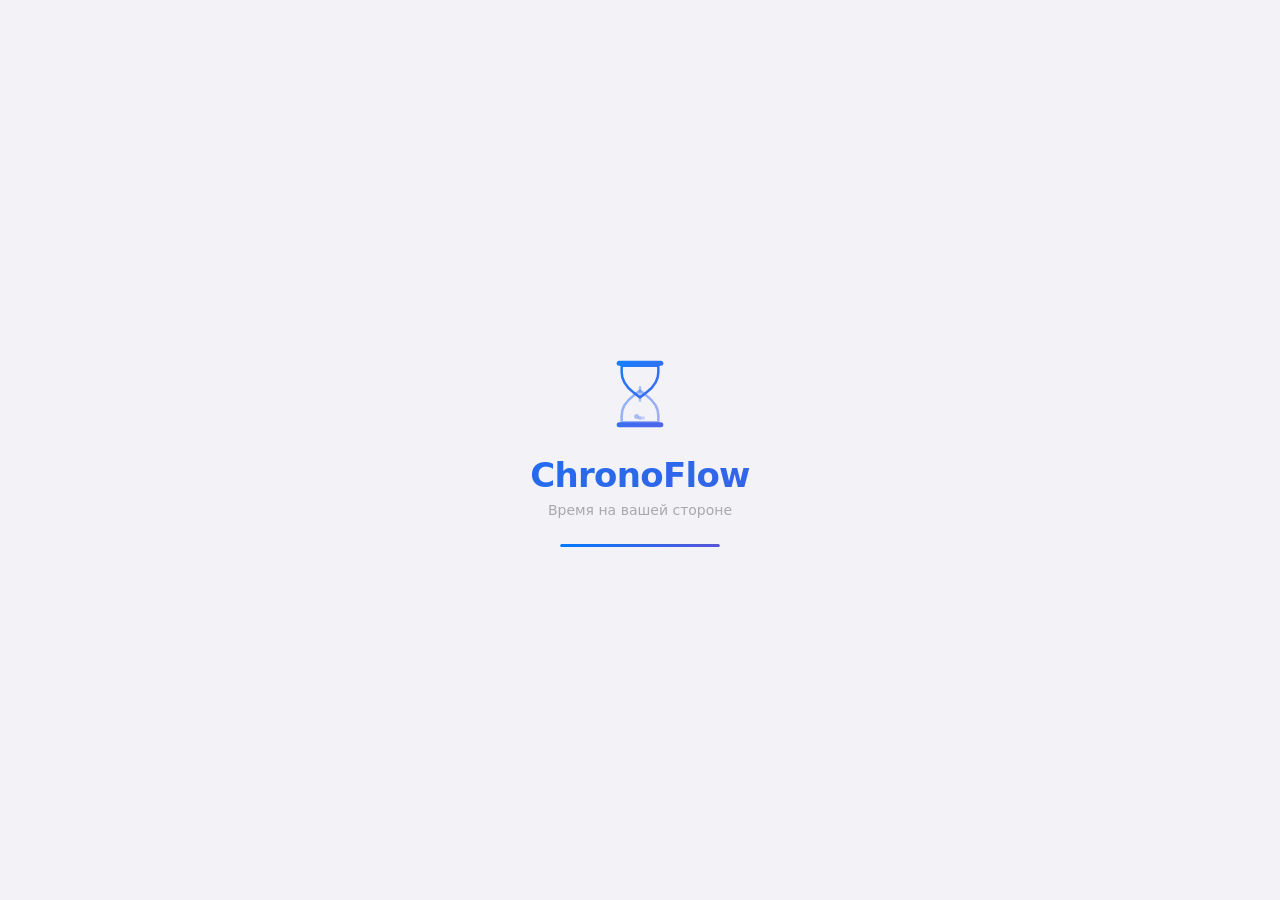
<file: index.html>
<!DOCTYPE html>
<html lang="ru">
<head>
<meta charset="UTF-8">
<meta name="viewport" content="width=device-width,initial-scale=1.0,viewport-fit=cover">
<meta name="theme-color" content="#000000" media="(prefers-color-scheme:dark)">
<meta name="theme-color" content="#f2f2f7" media="(prefers-color-scheme:light)">
<meta name="color-scheme" content="dark light">
<meta name="mobile-web-app-capable" content="yes">
<meta name="apple-mobile-web-app-capable" content="yes">
<meta name="apple-mobile-web-app-status-bar-style" content="black-translucent">
<meta name="apple-mobile-web-app-title" content="ChronoFlow">
<meta name="format-detection" content="telephone=no">
<meta name="description" content="ChronoFlow — офлайн-таймер с секундной точностью. Считайте дни, часы и минуты до событий или после них. Без регистрации, работает офлайн.">
<meta name="robots" content="index,follow">
<link rel="canonical" href="https://dituals758.github.io/ChronoFlow/">
<meta property="og:type" content="website">
<meta property="og:url" content="https://dituals758.github.io/ChronoFlow/">
<meta property="og:title" content="ChronoFlow — Считайте дни до событий">
<meta property="og:description" content="Не курю 45 дней. До отпуска 128 дней. Точность до секунды. Офлайн PWA.">
<meta property="og:image" content="https://dituals758.github.io/ChronoFlow/og-image.png">
<meta name="twitter:card" content="summary_large_image">
<meta http-equiv="Content-Security-Policy" content="default-src 'self';style-src 'self' 'unsafe-inline';script-src 'self';img-src 'self' data:;connect-src 'self';font-src 'self';object-src 'none';base-uri 'self';form-action 'self';manifest-src 'self';worker-src 'self'">
<script type="application/ld+json">{"@context":"https://schema.org","@type":"WebApplication","name":"ChronoFlow","description":"Считайте дни, часы, минуты и секунды до важных событий или после них. Секундная точность. Офлайн PWA.","applicationCategory":"Productivity","operatingSystem":"All","offers":{"@type":"Offer","price":"0","priceCurrency":"USD"},"author":{"@type":"Person","name":"dituals758","url":"https://github.com/dituals758"},"softwareVersion":"2026.10.26"}</script>
<title>ChronoFlow — Считайте дни до событий</title>
<link rel="manifest" href="./manifest.json">
<link rel="icon" type="image/svg+xml" href="./icon.svg">
<link rel="apple-touch-icon" sizes="180x180" href="./icon-180.png">
<link rel="apple-touch-icon" sizes="192x192" href="./icon-192.png">
<link rel="apple-touch-icon" sizes="512x512" href="./icon-512.png">
<!-- 1. Critical CSS инлайн — первый paint без ожидания -->
<style>
:root{--bg:#000;--sf:#1c1c1e;--sf2:#2c2c2e;--sf3:#3a3a3c;--st:rgba(84,84,88,.65);--t1:#fff;--t2:rgba(255,255,255,.6);--t3:rgba(255,255,255,.3);--bl:#0a84ff;--blb:rgba(10,132,255,.18);--blh:rgba(10,132,255,.24);--ok:#30d158;--okb:rgba(48,209,88,.18);--er:#ff453a;--erb:rgba(255,69,58,.18);--pu:#bf5af2;--gr:linear-gradient(135deg,#0a84ff,#5e5ce6);--fn:-apple-system,BlinkMacSystemFont,'SF Pro Text','SF Pro Display',system-ui,sans-serif;--fd:'SF Mono',ui-monospace,monospace;--r-sm:8px;--r-md:10px;--r-lg:14px;--r-xl:18px;--r-pill:9999px;--ease-out:cubic-bezier(.16,1,.3,1);--dur-fast:.15s;--dur-base:.3s}
.lt{--bg:#f2f2f7;--sf:#fff;--sf2:#f2f2f7;--sf3:#e5e5ea;--st:rgba(60,60,67,.29);--t1:#000;--t2:rgba(0,0,0,.6);--t3:rgba(0,0,0,.3);--bl:#007aff;--blb:rgba(0,122,255,.12);--blh:rgba(0,122,255,.20);--ok:#34c759;--okb:rgba(52,199,89,.12);--er:#ff3b30;--erb:rgba(255,59,48,.12);--pu:#af52de;--gr:linear-gradient(135deg,#007aff,#5856d6)}
*,*::before,*::after{margin:0;padding:0;box-sizing:border-box}
html{width:100%;height:100%;overflow:hidden;background:var(--bg);-webkit-text-size-adjust:100%;text-size-adjust:100%;-webkit-touch-callout:none;-webkit-user-select:none;user-select:none}
body{position:fixed;inset:0;display:flex;flex-direction:column;overflow:hidden;background:var(--bg);color:var(--t1);font:400 17px/22px var(--fn);overscroll-behavior-y:none;-webkit-font-smoothing:antialiased;-moz-osx-font-smoothing:grayscale}
header{position:relative;flex-shrink:0;padding:calc(env(safe-area-inset-top,0px) + 10px) 16px 10px;background:rgba(28,28,30,.92);border-bottom:.33px solid var(--st);z-index:100}
main{flex:1;min-height:0;overflow:hidden;position:relative}
.scroll-page{height:100%;overflow-y:auto;overflow-x:hidden;-webkit-overflow-scrolling:touch;padding-bottom:env(safe-area-inset-bottom,16px)}
#clockSection{max-width:100%;margin:0 auto;padding:0 16px}
.clock-wrap{display:flex;flex-direction:column;align-items:center;padding:20px 0 16px;position:relative;z-index:1}
.clock-stage{position:relative;width:clamp(260px,60vmin,380px);max-width:100%;aspect-ratio:1}
.clock-glass{position:absolute;inset:0;border-radius:50%;overflow:hidden;background:radial-gradient(circle at 30% 30%,var(--sf2),var(--sf));transform:translateZ(0)}
.splash{position:fixed;inset:0;background:var(--bg);z-index:9999;display:flex;align-items:center;justify-content:center}
.splash-inner{text-align:center;width:100%}
.splash-logo{display:flex;justify-content:center;margin-bottom:20px}
.splash-name{font:700 34px/42px var(--fn);letter-spacing:-.02em;margin-bottom:4px;background:var(--gr);-webkit-background-clip:text;background-clip:text;-webkit-text-fill-color:transparent}
.splash-sub{font:400 14px/20px var(--fn);color:var(--t3);margin-bottom:24px}
.splash-bar{width:160px;height:3px;background:var(--sf3);border-radius:9999px;overflow:hidden;margin:0 auto}
.splash-bar-fill{width:0;height:100%;background:var(--gr);animation:splashLoad 1.2s var(--ease-out) .5s forwards}
@keyframes splashLoad{to{width:100%}}
</style>

<!-- 2. Preload остального — параллельный fetch -->
<link rel="preload" href="./styles.css" as="style">
<link rel="preload" href="./clock.css" as="style">

<!-- 3. Базовые стили — ПЕРВЫМИ -->
<link rel="stylesheet" href="./styles.css">

<!-- 4. Модуль часов — ПОСЛЕДНИМ (переопределяет базовые) -->
<link rel="stylesheet" href="./clock.css">

<!-- 5. Preload скриптов -->
<link rel="preload" href="./app.js" as="script">
<link rel="preload" href="./clock.js" as="script">
</head>
<body>
<a href="#main" class="skip-link">Перейти к содержимому</a>
<div id="splash" class="splash" aria-hidden="true">
<div class="splash-inner">
<div class="splash-logo"><svg width="80" height="80" viewBox="0 0 48 48" fill="none" aria-hidden="true"><defs><linearGradient id="splashGrad" x1="0" y1="0" x2="48" y2="48" gradientUnits="userSpaceOnUse"><stop offset="0%" stop-color="#0a84ff"/><stop offset="100%" stop-color="#5e5ce6"/></linearGradient></defs><rect x="10" y="4" width="28" height="3" rx="1.5" fill="url(#splashGrad)"/><rect x="10" y="41" width="28" height="3" rx="1.5" fill="url(#splashGrad)"/><path d="M13 7h22v4c0 5-3 9-7 12l-4 3-4-3c-4-3-7-7-7-12V7z" stroke="url(#splashGrad)" stroke-width="1.5" fill="none"/><path d="M13 41h22v-4c0-5-3-9-7-12l-4-3-4 3c-4 3-7 7-7 12v4z" stroke="url(#splashGrad)" stroke-width="1.5" fill="none" opacity=".5"/><path d="M24 20v8" stroke="url(#splashGrad)" stroke-width="1.5" stroke-linecap="round" opacity=".35"><animate attributeName="opacity" values=".15;.5;.15" dur="1.8s" repeatCount="indefinite"/></path><circle cx="22" cy="36" r="1.5" fill="url(#splashGrad)" opacity=".4"><animate attributeName="cy" values="36;38;36" dur="2s" repeatCount="indefinite"/></circle><circle cx="26" cy="37" r="1" fill="url(#splashGrad)" opacity=".25"><animate attributeName="cy" values="37;38.5;37" dur="2.4s" repeatCount="indefinite"/></circle><circle cx="24" cy="38" r="1.2" fill="url(#splashGrad)" opacity=".35"><animate attributeName="cy" values="38;39;38" dur="1.6s" repeatCount="indefinite"/></circle></svg></div>
<div class="splash-name accent-text">ChronoFlow</div>
<div class="splash-sub">Время на вашей стороне</div>
<div class="splash-bar"><div class="splash-bar-fill"></div></div>
</div>
</div>
<header>
<div class="hdr">
<div class="hdr-left">
<div class="hdr-brand">
<img class="logo" src="./icon.svg" alt="" aria-hidden="true" width="24" height="24">
<h1 class="accent-text">ChronoFlow</h1>
<span class="offline-dot" id="offlineDot" role="status" aria-live="polite" title="Офлайн"></span>
<span class="hdr-sub" id="hdrSub">Время на вашей стороне</span>
</div>
</div>
<div class="hdr-right">
<div class="hdr-clock" id="hdrClock"><span id="hdrH">00</span><span class="hdr-colon">:</span><span id="hdrM">00</span><span class="hdr-colon">:</span><span id="hdrS">00</span> <span class="hdr-date" id="hdrDate"></span></div>
<button id="settingsBtn" class="ibtn-s" aria-label="Настройки" title="Настройки"></button>
<button id="installBtn" class="ibtn-s hidden" aria-label="Установить" title="Установить"></button>
</div>
</div>
</header>
<main id="main">
<div class="scroll-page" id="scrollPage" aria-label="Основной контент">
<section id="clockSection" role="region" aria-label="Часы">
<div class="clock-wrap" id="clockWrap">
<div class="clock-stage">
<div class="clock-glass" id="clockGlass" role="img" aria-label="Часы с циферблатом">
<svg class="clock-svg" id="clockSvg" viewBox="0 0 200 200" aria-hidden="true">
<defs>
<filter id="dotGlow" x="-100%" y="-100%" width="300%" height="300%"><feGaussianBlur in="SourceGraphic" stdDeviation="1.5"/></filter>
<filter id="activeDotGlow" x="-200%" y="-200%" width="500%" height="500%"><feGaussianBlur in="SourceGraphic" stdDeviation="3" result="b"/><feMerge><feMergeNode in="b"/><feMergeNode in="SourceGraphic"/></feMerge></filter>
<linearGradient id="ringGrad" x1="0%" y1="0%" x2="100%" y2="100%"><stop offset="0%" stop-color="#0a84ff"/><stop offset="100%" stop-color="#5e5ce6"/></linearGradient>
</defs>
<g id="stars"></g>
<circle class="ring-bg" cx="100" cy="100" r="88" fill="none" stroke-width="3"/>
<circle class="ring-progress" id="ringProgress" cx="100" cy="100" r="88" fill="none" stroke-width="3" stroke-linecap="round" transform="rotate(-90 100 100)" stroke="url(#ringGrad)"/>
<circle class="ring-bg day-ring" cx="100" cy="100" r="76" fill="none" stroke-width="3"/>
<g id="hourSegments"></g>
<g class="day-dots" id="dayDots"></g>
<circle id="activeEventDot" cx="100" cy="100" r="0" fill="currentColor" opacity="0"/>
<text id="svgDay" x="100" y="52" text-anchor="middle" fill="currentColor" class="svg-text svg-day"></text>
<text id="svgSt" x="100" y="64" text-anchor="middle" fill="currentColor" class="svg-text svg-st"></text>
<text id="svgTime" x="100" y="108" text-anchor="middle" fill="currentColor" class="svg-text svg-time"></text>
<text id="svgSec" x="100" y="126" text-anchor="middle" fill="currentColor" class="svg-text svg-sec"></text>
<text id="svgDate" x="100" y="145" text-anchor="middle" fill="currentColor" class="svg-text svg-date"></text>
<g id="svgTicks"></g>
</svg>
<div class="sr-only" id="timeAnnounce" role="status" aria-live="polite" aria-atomic="true"></div>
</div>
<div class="moon-wrap" id="moonWrap" role="button" tabindex="0" aria-label="Информация о Луне">
<div class="moon-badge" id="moonPhase" aria-hidden="true"></div>
<div class="moon-label" id="moonLabel" aria-hidden="true"></div>
</div>
</div>
</div>
<div class="hero-cta" id="heroCta">
<p>Создайте первый счётчик — секунды, минуты, дни. Всё точно.</p>
<button class="btn-p" id="heroAddBtn" type="button">Начать</button>
</div>
</section>
<section id="timersSection" role="region" aria-label="Счётчики времени">
<div class="pull-indicator" id="pullIndicator" aria-hidden="true"></div>
<div class="section-hdr">
<h2>Счётчики</h2>
<div class="section-actions">
<button id="addTimerBtn" class="ibtn-s accent-btn" aria-label="Добавить счётчик" title="Добавить"></button>
<button id="searchBtn" class="ibtn-s" aria-label="Поиск" title="Поиск"></button>
<button id="filterBtn" class="ibtn-s" aria-label="Фильтры" title="Фильтры"></button>
</div>
</div>
<div class="search-bar" id="searchBar" aria-hidden="true">
<label for="searchInput" class="sr-only">Поиск по названию счётчика</label>
<input type="text" id="searchInput" class="search-input" placeholder="Найти счётчик..." autocomplete="off" enterkeyhint="search">
<button id="searchClear" class="search-clear hidden" aria-label="Очистить поиск"></button>
</div>
<div id="skeleton" class="skeleton-wrap" aria-hidden="true">
<div class="skeleton"><div class="sk-line"></div><div class="sk-line short"></div><div class="sk-block"></div></div>
<div class="skeleton"><div class="sk-line"></div><div class="sk-line short"></div><div class="sk-block"></div></div>
</div>
<div id="timerList" role="list" aria-label="Список счётчиков"></div>
<div id="emptyState" class="empty hidden" role="status">
<div class="empty-anim" aria-hidden="true">
<div class="empty-circle"></div>
<div class="empty-icon"><svg width="40" height="40" viewBox="0 0 48 48" fill="none" aria-hidden="true"><defs><linearGradient id="emptyGrad" x1="0" y1="0" x2="48" y2="48" gradientUnits="userSpaceOnUse"><stop offset="0%" stop-color="var(--bl)"/><stop offset="100%" stop-color="var(--pu)"/></linearGradient></defs><rect x="10" y="4" width="28" height="3" rx="1.5" fill="url(#emptyGrad)"/><rect x="10" y="41" width="28" height="3" rx="1.5" fill="url(#emptyGrad)"/><path d="M13 7h22v4c0 5-3 9-7 12l-4 3-4-3c-4-3-7-7-7-12V7z" stroke="url(#emptyGrad)" stroke-width="1.5" fill="none"/><path d="M13 41h22v-4c0-5-3-9-7-12l-4-3-4 3c-4 3-7 7-7 12v4z" stroke="url(#emptyGrad)" stroke-width="1.5" fill="none" opacity=".5"/><path d="M24 20v8" stroke="url(#emptyGrad)" stroke-width="1.5" stroke-linecap="round" opacity=".35"/><circle cx="22" cy="36" r="1.5" fill="url(#emptyGrad)" opacity=".4"/><circle cx="26" cy="37" r="1" fill="url(#emptyGrad)" opacity=".25"/><circle cx="24" cy="38" r="1.2" fill="url(#emptyGrad)" opacity=".35"/></svg></div>
</div>
<h3 id="emptyTitle" class="grad-text"></h3>
<p id="emptyBody"></p>
<button class="btn-p" id="emptyBtn"></button>
</div>
</section>
</div>
</main>
<div class="modal" id="timerModal" role="dialog" aria-modal="true" aria-labelledby="mTitle">
<div class="modal-backdrop" data-close-modal aria-hidden="true"></div>
<div class="mc">
<div class="mc-handle" aria-hidden="true"></div>
<div class="mc-scroll">
<div class="mh"><h2 id="mTitle" class="grad-text">Новый счётчик</h2><button class="ibtn-s" data-close-modal aria-label="Закрыть" title="Закрыть"></button></div>
<form id="timerForm" novalidate>
<div class="fg"><label for="timerTitle">Название</label><input id="timerTitle" required placeholder="Как вы хотите это запомнить?" autocomplete="off" aria-required="true" maxlength="50"><span class="cc" id="titleCnt"></span></div>
<div class="fg">
<label for="timerDate">Дата и время</label>
<div class="date-input-wrap">
<input type="datetime-local" id="timerDate" required aria-required="true">
<button type="button" class="date-picker-btn reset-time-btn" id="resetTimeBtn" aria-label="Текущее время"></button>
<button type="button" class="date-picker-btn" id="datePickerBtn" aria-label="Открыть календарь"></button>
</div>
<div class="quick-date-btns">
<button type="button" class="btn-s quick-date" data-offset="0">Сегодня</button>
<button type="button" class="btn-s quick-date" data-offset="1">Завтра</button>
<button type="button" class="btn-s quick-date" data-offset="7">Через неделю</button>
<button type="button" class="btn-s quick-date" data-offset="30">+1 месяц</button>
</div>
</div>
<div class="fg">
<label>Цвет</label>
<div class="color-pick" id="colorPick"></div>
<div class="custom-color-row">
<label for="customColorInput" class="custom-color-label"><span class="cp-custom-preview" id="customColorPreview" aria-hidden="true"></span><span class="custom-color-label-text">Свой</span></label>
<input type="color" id="customColorInput" value="#60cdff" aria-label="Выбрать свой цвет">
<input type="text" id="customColorHex" class="hex-input" maxlength="7" placeholder="#RRGGBB" autocomplete="off" spellcheck="false" aria-label="HEX-код цвета">
</div>
</div>
<div class="fg"><label for="timerCategory">Категория</label><div class="select-wrap"><select id="timerCategory"></select></div></div>
<div class="fg"><label for="timerRecurring">Повтор</label><div class="select-wrap"><select id="timerRecurring"><option value="">Одноразовый</option><option value="weekly">Каждую неделю</option><option value="monthly">Каждый месяц</option><option value="yearly">Каждый год</option></select></div></div>
<div class="fg"><div class="sr sr-switch"><label for="timerReminder">Напоминание</label><label class="sw"><input type="checkbox" id="timerReminder"><span class="sl"></span></label></div></div>
<div class="fa"><button type="button" class="btn-s" data-close-modal>Отмена</button><button type="submit" class="btn-p" id="saveBtn">Сохранить</button></div>
<div class="fa hidden" id="saveMoreRow"><button type="button" class="btn-s fw" id="saveMoreBtn">Сохранить и создать ещё</button></div>
</form>
</div>
</div>
</div>
<div class="modal" id="fModal" role="dialog" aria-modal="true" aria-labelledby="fModalTitle">
<div class="modal-backdrop" data-close-modal aria-hidden="true"></div>
<div class="mc">
<div class="mc-handle" aria-hidden="true"></div>
<div class="mc-scroll">
<div class="mh"><h2 id="fModalTitle" class="grad-text">Фильтры</h2><button class="ibtn-s" data-close-modal aria-label="Закрыть"></button></div>
<div class="fg"><label for="fSelect">Тип</label><div class="select-wrap"><select id="fSelect"><option value="all">Все счётчики</option><option value="elapsed">Только «прошло»</option><option value="countdown">Только «осталось»</option></select></div></div>
<div class="fg"><label for="sortSelect">Сортировка</label><div class="select-wrap"><select id="sortSelect"><option value="order">Мой порядок</option><option value="created">Сначала новые</option><option value="date">По дате события</option><option value="name">По алфавиту</option></select></div></div>
<div class="fg"><label for="catSelect">Категория</label><div class="select-wrap"><select id="catSelect"></select></div></div>
<div class="fg"><label>Шаблоны</label><div class="tpl-grid"></div></div>
<div class="fa"><button class="btn-s" id="exportImgBtn">Картинка</button><button class="btn-p" id="applyFBtn">Применить</button></div>
</div>
</div>
</div>
<div class="modal" id="sModal" role="dialog" aria-modal="true" aria-labelledby="sModalTitle">
<div class="modal-backdrop" data-close-modal aria-hidden="true"></div>
<div class="mc">
<div class="mc-handle" aria-hidden="true"></div>
<div class="mc-scroll">
<div class="mh"><h2 id="sModalTitle" class="grad-text">Настройки</h2><button class="ibtn-s" data-close-modal aria-label="Закрыть"></button></div>
<div class="sg"><h3>Внешний вид</h3><div class="sr"><label for="themeSel">Тема</label><div class="select-wrap select-sm"><select id="themeSel"><option value="system">Системная</option><option value="dark">Тёмная</option><option value="light">Светлая</option></select></div></div><div class="sr sr-switch"><label for="animToggle">Анимации</label><label class="sw"><input type="checkbox" id="animToggle" checked><span class="sl"></span></label></div><div class="sr"><label for="dateFormat">Формат даты</label><div class="select-wrap select-sm"><select id="dateFormat"><option value="DD.MM.YYYY">ДД.ММ.ГГГГ</option><option value="MM/DD/YYYY">ММ/ДД/ГГГГ</option><option value="YYYY-MM-DD">ГГГГ-ММ-ДД</option></select></div></div><div class="sr sr-switch"><label for="groupToggle">Группировать по категориям</label><label class="sw"><input type="checkbox" id="groupToggle"><span class="sl"></span></label></div></div>
<div class="sg"><h3>Уведомления</h3><div class="sr sr-switch"><label for="notifEnabled">Включить</label><label class="sw"><input type="checkbox" id="notifEnabled" checked><span class="sl"></span></label></div><div class="sr"><label for="notifPeriod">Оповещать за</label><div class="select-wrap select-sm"><select id="notifPeriod"><option value="7">7 дней</option><option value="3" selected>3 дня</option><option value="1">1 день</option><option value="0">В день события</option></select></div></div><div class="sr sr-switch"><label for="praiseEnabled">Похвалы за привычки</label><label class="sw"><input type="checkbox" id="praiseEnabled" checked><span class="sl"></span></label></div><div class="sr"><label for="praiseInterval">Хвалить каждые</label><div class="select-wrap select-sm"><select id="praiseInterval"><option value="7">7 дней</option><option value="30" selected>30 дней</option><option value="100">100 дней</option><option value="365">1 год</option></select></div></div><p class="ai">Уведомления показываются, пока приложение открыто. Отдельные напоминания можно отключить кнопкой 🔔 на карточке.</p></div>
<div class="sg"><h3>Данные</h3><button class="btn-s fw" id="exportBtn">Экспорт (JSON)</button><button class="btn-s fw" id="importBtn">Импорт</button><button class="btn-s fw" id="exportIcsBtn">Экспорт в календарь (.ics)</button><button class="btn-d fw" id="clearBtn">Очистить всё</button></div>
<div class="sg"><h3>О приложении</h3><div class="about"><div class="about-logo" aria-hidden="true"><img class="logo" src="./icon.svg" alt="" width="48" height="48"></div><div class="about-name grad-text">ChronoFlow</div><div class="about-ver" id="aboutVer"></div><p class="about-tag">Время на вашей стороне</p></div><p class="ai">ChronoFlow — офлайн-таймер для всего, что важно. Считайте дни, часы, минуты и секунды до событий или после них. Точность до секунды — фирменная особенность приложения.</p><ul class="about-features"><li>Точность до секунды</li><li>Автоопределение: «прошло» или «осталось»</li><li>G-SHOCK-часы: сегменты дня, Луна</li><li>Фон часов в стиле EFT</li><li>Категории и повторяющиеся счётчики</li><li>Напоминания и похвалы за привычки</li><li>Свайпы, drag-and-drop, pull-to-refresh</li><li>Экспорт JSON / PNG / ICS</li><li>Полностью офлайн PWA</li></ul>
<div class="about-links"><a href="./about.html" rel="noopener" class="about-link"><span class="link-icon"><img class="logo" src="./icon.svg" alt="" width="22" height="22"></span><span class="link-label">О проекте</span><span class="link-chevron"><svg viewBox="0 0 24 24" fill="none" stroke="currentColor" stroke-width="1.5"><path d="M9 6l6 6-6 6"/></svg></span></a><a href="./privacy.html" rel="noopener" class="about-link"><span class="link-icon"><svg viewBox="0 0 24 24" fill="none" stroke="currentColor" stroke-width="1.5"><rect x="3" y="11" width="18" height="11" rx="2"/><path d="M7 11V7a5 5 0 0110 0v4"/></svg></span><span class="link-label">Политика конфиденциальности</span><span class="link-chevron"><svg viewBox="0 0 24 24" fill="none" stroke="currentColor" stroke-width="1.5"><path d="M9 6l6 6-6 6"/></svg></span></a><a href="./terms.html" rel="noopener" class="about-link"><span class="link-icon"><svg viewBox="0 0 24 24" fill="none" stroke="currentColor" stroke-width="1.5"><path d="M14 2H6a2 2 0 00-2 2v16a2 2 0 002 2h12a2 2 0 002-2V8l-6-6z"/><path d="M14 2v6h6"/></svg></span><span class="link-label">Условия использования</span><span class="link-chevron"><svg viewBox="0 0 24 24" fill="none" stroke="currentColor" stroke-width="1.5"><path d="M9 6l6 6-6 6"/></svg></span></a><a href="https://github.com/dituals758/ChronoFlow" target="_blank" rel="noopener noreferrer" class="about-link"><span class="link-icon"><svg viewBox="0 0 24 24" fill="none" stroke="currentColor" stroke-width="1.5"><path d="M16 8l4 4-4 4M8 8l-4 4 4 4"/></svg></span><span class="link-label">GitHub</span><span class="link-chevron"><svg viewBox="0 0 24 24" fill="none" stroke="currentColor" stroke-width="1.5"><path d="M9 6l6 6-6 6"/></svg></span></a></div>
<div class="about-credits"><p class="ai">Разработано: <strong>dituals758</strong></p><p class="ai">AI-соавтор: <strong>DeepSeek</strong></p><p class="ai about-credits-license">Лицензия: <strong>MIT</strong></p><p class="ai about-credits-copy">© 2026 ChronoFlow</p></div></div>
<div class="sg"><h3>Что нового</h3><div class="changelog" id="changelogBlock"><h4 id="changelogTitle" class="grad-text">Версия 2026.10.26</h4><ul id="changelogList"><li>Загрузка…</li></ul><span class="date" id="changelogDate">Выпущено 26 октября 2026 г.</span></div></div>
</div>
</div>
</div>
<div class="modal" id="moonModal" role="dialog" aria-modal="true" aria-labelledby="moonTitle">
<div class="modal-backdrop" data-close-modal aria-hidden="true"></div>
<div class="mc">
<div class="mc-handle" aria-hidden="true"></div>
<div class="mc-scroll">
<div class="mh"><h2 id="moonTitle" class="grad-text">Фаза Луны</h2><button class="ibtn-s" data-close-modal aria-label="Закрыть"></button></div>
<div class="sg">
<div class="moon-hero"><div id="moonModalIcon" class="moon-hero-icon"></div><h3 id="moonModalName" class="moon-hero-name"></h3></div>
<div class="sr"><span>Следующее новолуние</span><span id="moonNextNew" class="moon-date"></span></div>
<div class="sr"><span>Следующее полнолуние</span><span id="moonNextFull" class="moon-date"></span></div>
<p class="ai">Фазы Луны рассчитываются по синодическому циклу (29,53 суток) от новолуния 6 января 2000 года.</p>
</div>
<div class="fa"><button class="btn-p" data-close-modal>Понятно</button></div>
</div>
</div>
</div>
<div class="confirm-modal" id="confirmModal" role="alertdialog" aria-modal="true" aria-labelledby="confirmTitle" aria-describedby="confirmMsg">
<div class="confirm-backdrop"></div>
<div class="confirm-box"><h3 id="confirmTitle">Подтверждение</h3><p id="confirmMsg">Вы уверены?</p><div class="confirm-actions"><button class="btn-s fw" id="confirmCancel">Отмена</button><button class="btn-s fw btn-danger" id="confirmOk">Удалить</button></div></div>
</div>
<label for="importFile" class="sr-only">Импорт данных из JSON</label>
<input type="file" id="importFile" accept=".json,application/json" class="hidden">
<div class="notif toast" id="notif" role="alert" aria-live="assertive"></div>
<div id="dragTip" class="drag-tip" role="status" aria-live="polite"><span class="tip-icon">⇅</span><span>Перетаскивайте счётчики, удерживая палец на ручке с точками.</span><button class="tip-close" aria-label="Закрыть">✕</button></div>
<script src="./version.js"></script>
<script src="./app.js" defer></script>
<script src="./clock.js" defer></script>
</body>
</html>
</file>
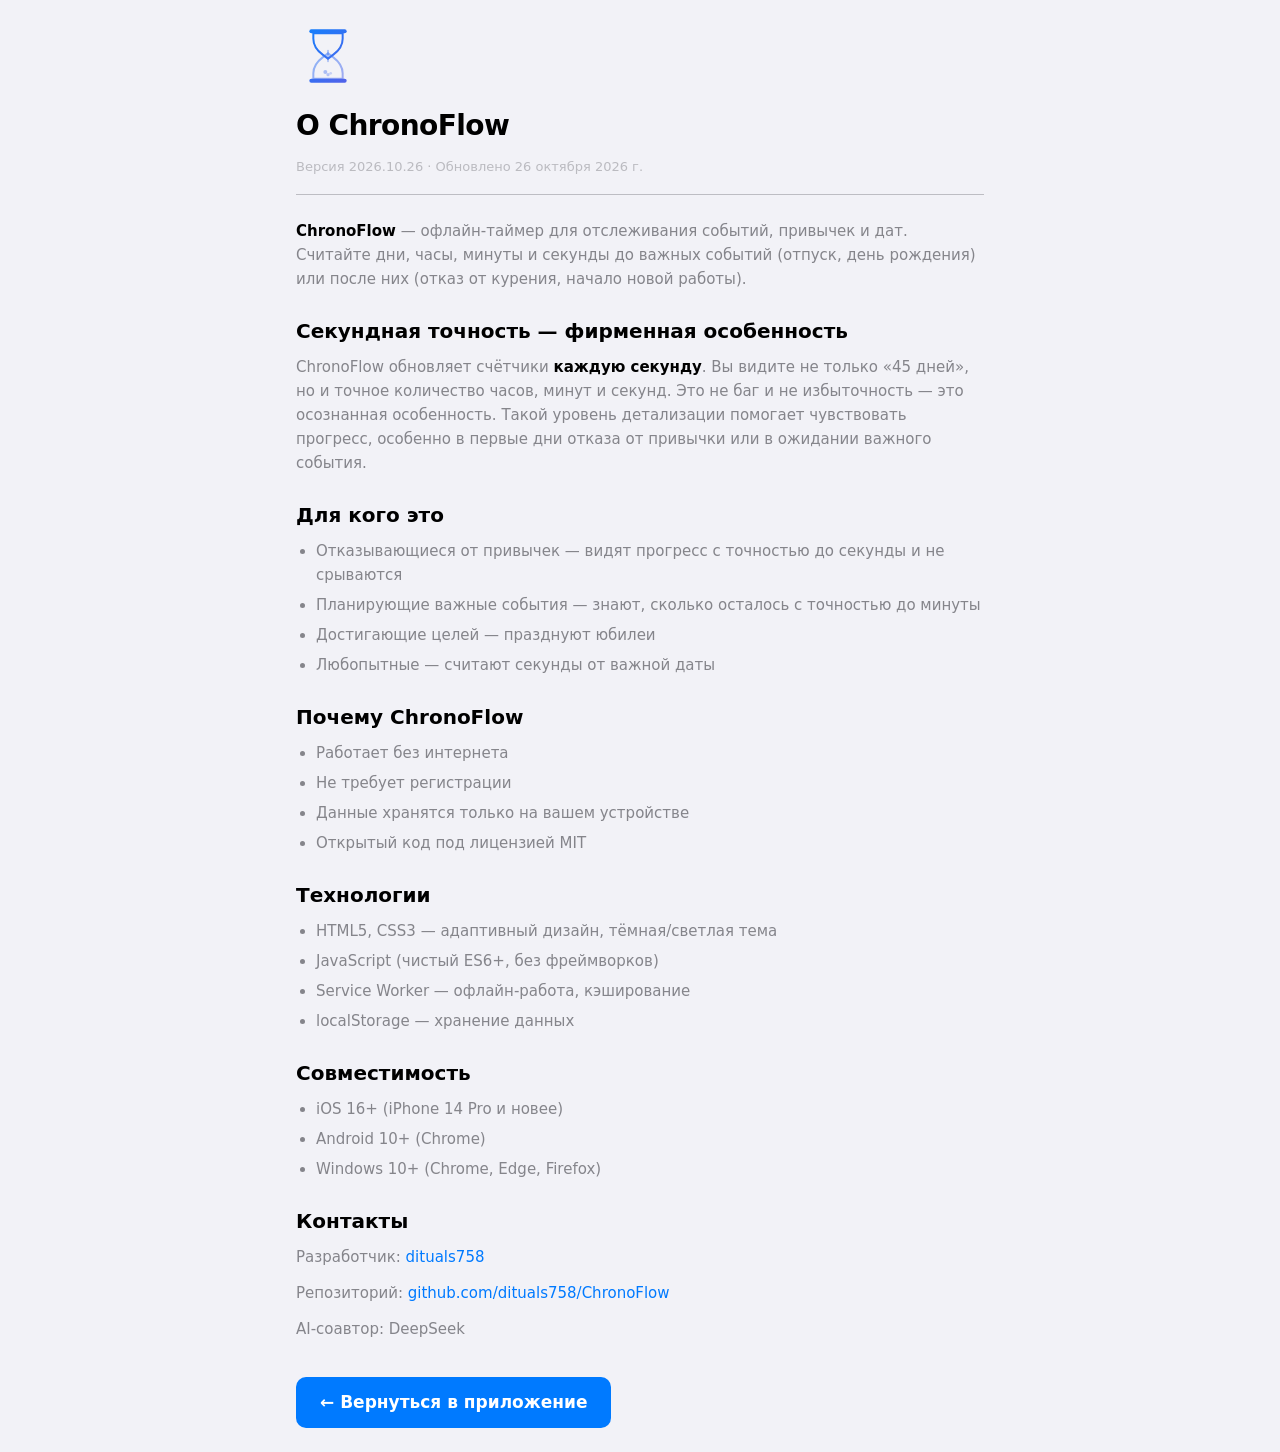
<file: about.html>
<!DOCTYPE html>
<html lang="ru">
<head>
<meta charset="UTF-8">
<meta name="viewport" content="width=device-width,initial-scale=1.0,viewport-fit=cover">
<meta name="theme-color" content="#000000" media="(prefers-color-scheme:dark)">
<meta name="theme-color" content="#f2f2f7" media="(prefers-color-scheme:light)">
<meta name="robots" content="index,follow">
<meta name="description" content="О ChronoFlow — офлайн-таймере с секундной точностью для отслеживания событий, привычек и дат.">
<title>О ChronoFlow</title>
<link rel="stylesheet" href="./static.css">
<style>body{max-width:720px;margin:0 auto;padding:max(24px,env(safe-area-inset-top)) 16px max(24px,env(safe-area-inset-bottom))}h1:first-of-type{margin-top:0}.logo{width:64px;height:64px;border-radius:12px;margin-bottom:16px;display:block}.meta{font-size:13px;color:var(--text3);margin-bottom:24px;border-bottom:.5px solid var(--sep);padding-bottom:16px}.back{display:inline-block;margin-top:24px;padding:12px 24px;background:var(--blue);color:#fff;border-radius:10px;font-weight:600;font-size:17px;text-decoration:none}.back:hover{text-decoration:none}</style>
</head>
<body>
<img class="logo" src="./icon.svg" alt="ChronoFlow" width="64" height="64">
<h1>О ChronoFlow</h1>
<p class="meta">Версия 2026.10.26 · Обновлено 26 октября 2026 г.</p>
<p><strong>ChronoFlow</strong> — офлайн-таймер для отслеживания событий, привычек и дат. Считайте дни, часы, минуты и секунды до важных событий (отпуск, день рождения) или после них (отказ от курения, начало новой работы).</p>
<h2>Секундная точность — фирменная особенность</h2>
<p>ChronoFlow обновляет счётчики <strong>каждую секунду</strong>. Вы видите не только «45 дней», но и точное количество часов, минут и секунд. Это не баг и не избыточность — это осознанная особенность. Такой уровень детализации помогает чувствовать прогресс, особенно в первые дни отказа от привычки или в ожидании важного события.</p>
<h2>Для кого это</h2>
<ul><li>Отказывающиеся от привычек — видят прогресс с точностью до секунды и не срываются</li><li>Планирующие важные события — знают, сколько осталось с точностью до минуты</li><li>Достигающие целей — празднуют юбилеи</li><li>Любопытные — считают секунды от важной даты</li></ul>
<h2>Почему ChronoFlow</h2>
<ul><li>Работает без интернета</li><li>Не требует регистрации</li><li>Данные хранятся только на вашем устройстве</li><li>Открытый код под лицензией MIT</li></ul>
<h2>Технологии</h2>
<ul><li>HTML5, CSS3 — адаптивный дизайн, тёмная/светлая тема</li><li>JavaScript (чистый ES6+, без фреймворков)</li><li>Service Worker — офлайн-работа, кэширование</li><li>localStorage — хранение данных</li></ul>
<h2>Совместимость</h2>
<ul><li>iOS 16+ (iPhone 14 Pro и новее)</li><li>Android 10+ (Chrome)</li><li>Windows 10+ (Chrome, Edge, Firefox)</li></ul>
<h2>Контакты</h2>
<p>Разработчик: <a href="https://github.com/dituals758">dituals758</a></p>
<p>Репозиторий: <a href="https://github.com/dituals758/ChronoFlow">github.com/dituals758/ChronoFlow</a></p>
<p>AI-соавтор: DeepSeek</p>
<a href="./" class="back">← Вернуться в приложение</a>
</body>
</html>
</file>
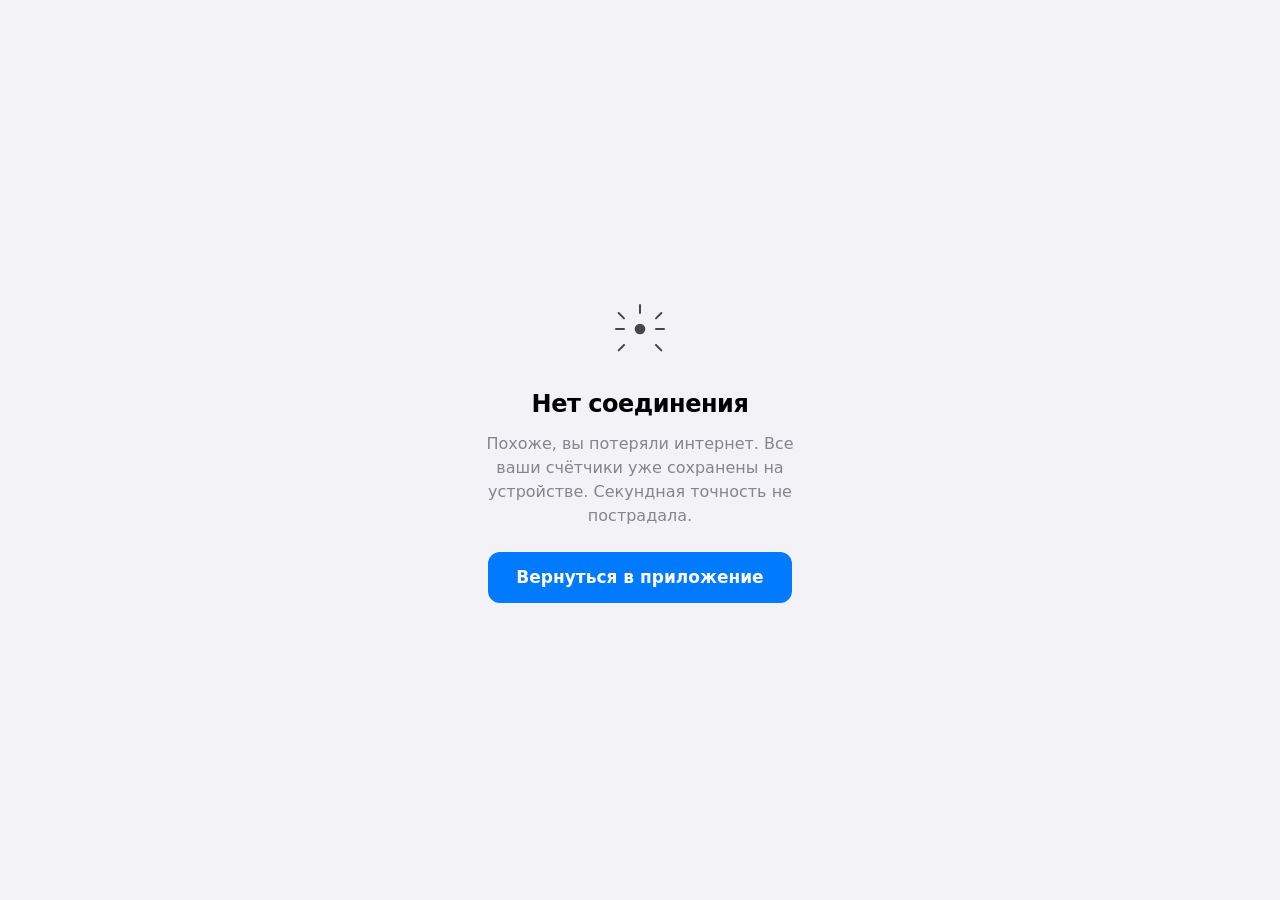
<file: offline.html>
<!DOCTYPE html>
<html lang="ru">
<head>
<meta charset="UTF-8">
<meta name="viewport" content="width=device-width,initial-scale=1.0,viewport-fit=cover">
<meta name="theme-color" content="#000000" media="(prefers-color-scheme:dark)">
<meta name="theme-color" content="#f2f2f7" media="(prefers-color-scheme:light)">
<title>Нет соединения — ChronoFlow</title>
<link rel="stylesheet" href="./static.css">
<style>body{display:flex;flex-direction:column;align-items:center;justify-content:center;text-align:center;padding:max(20px,env(safe-area-inset-top)) 20px max(20px,env(safe-area-inset-bottom))}.icon{width:64px;height:64px;margin-bottom:24px;opacity:.7;color:var(--text)}h1{font-size:24px;margin:0 0 8px}p{font-size:16px;color:var(--text2);max-width:320px;margin-bottom:24px;line-height:1.5}.btn{font-size:17px;padding:12px 28px;border-radius:12px}</style>
</head>
<body>
<svg class="icon" viewBox="0 0 48 48" fill="none" stroke="currentColor" stroke-width="1.5" stroke-linecap="round" stroke-linejoin="round"><path d="M24 6v6M8 12l4 4M40 12l-4 4M6 24h6M36 24h6M12 36l-4 4M36 36l4 4"/><circle cx="24" cy="24" r="4" fill="currentColor" stroke="none"/></svg>
<h1>Нет соединения</h1>
<p>Похоже, вы потеряли интернет. Все ваши счётчики уже сохранены на устройстве. Секундная точность не пострадала.</p>
<a href="./" class="btn">Вернуться в приложение</a>
</body>
</html>
</file>
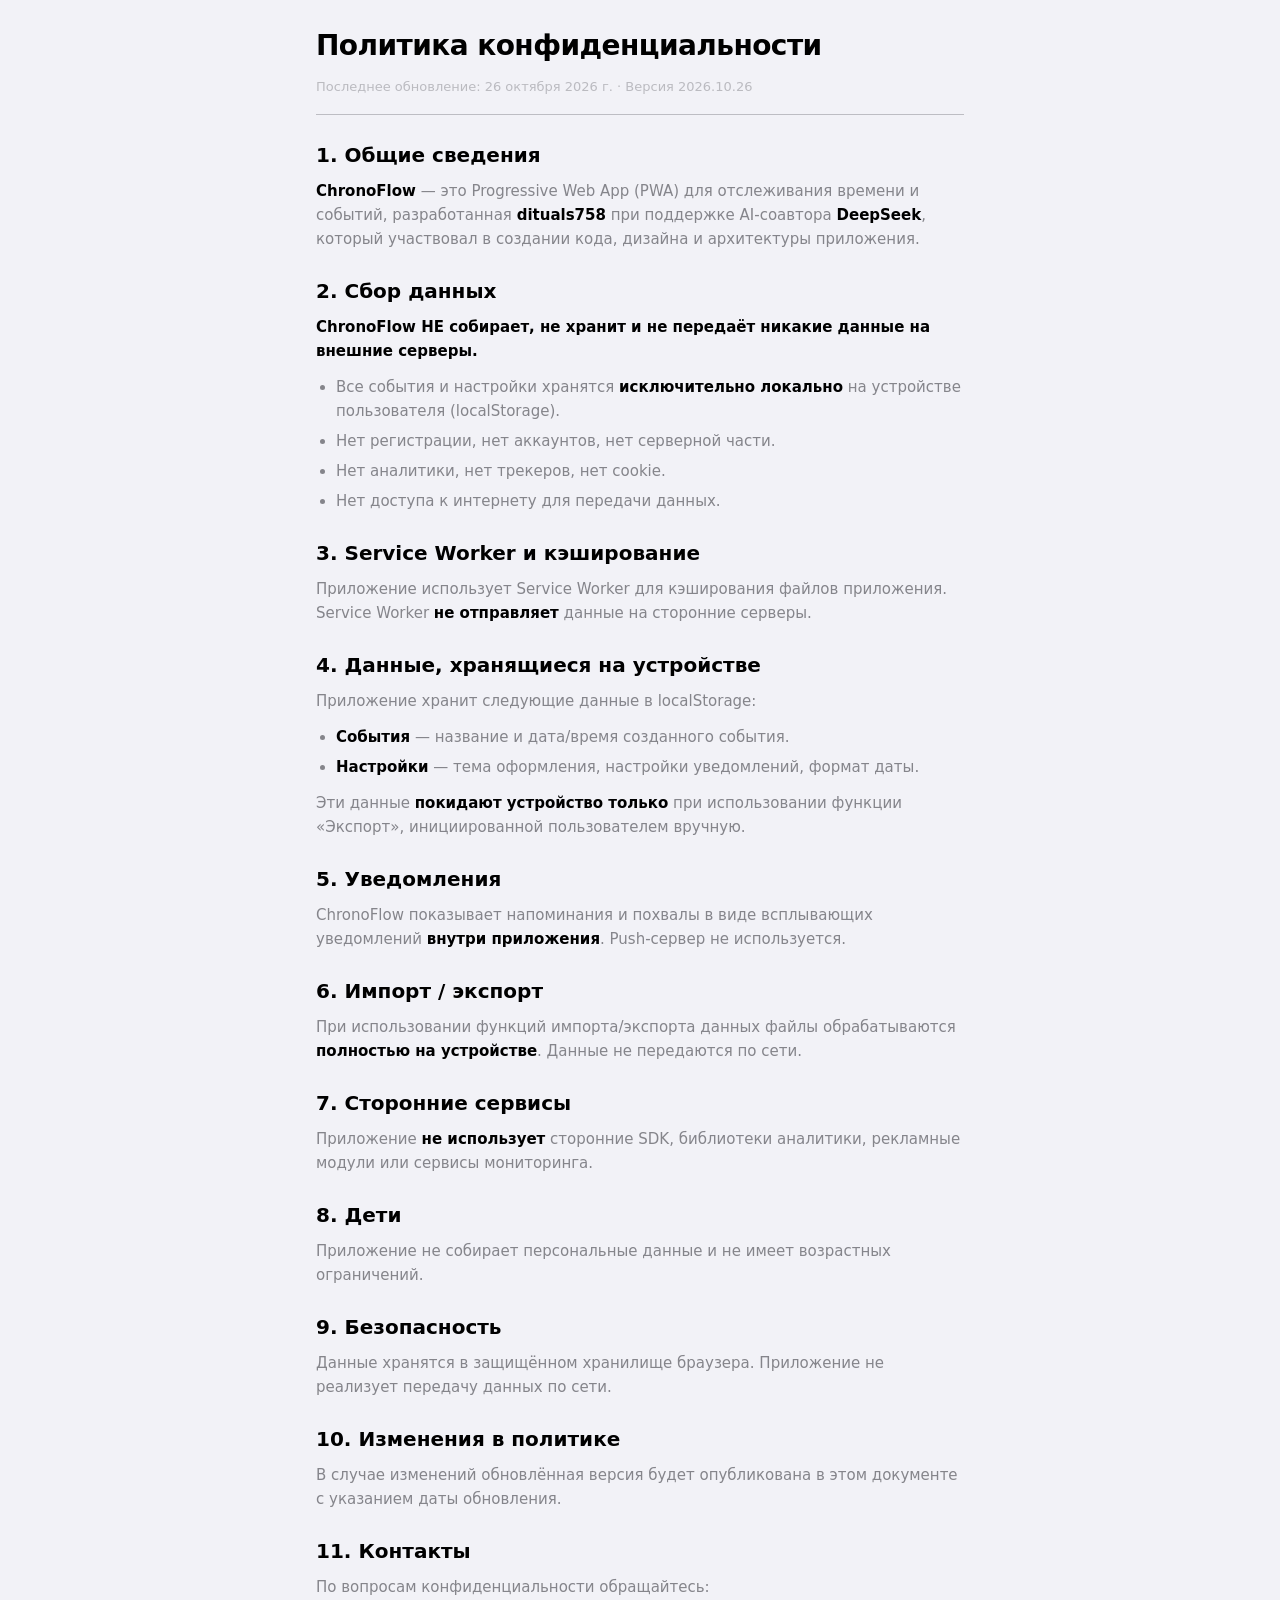
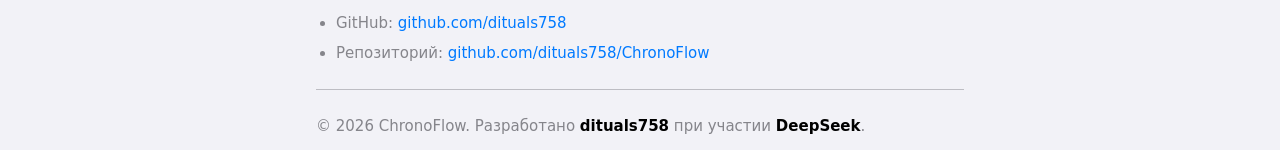
<file: privacy.html>
<!DOCTYPE html>
<html lang="ru">
<head>
<meta charset="UTF-8">
<meta name="viewport" content="width=device-width,initial-scale=1.0,viewport-fit=cover">
<meta name="theme-color" content="#000000" media="(prefers-color-scheme:dark)">
<meta name="theme-color" content="#f2f2f7" media="(prefers-color-scheme:light)">
<title>Политика конфиденциальности — ChronoFlow</title>
<link rel="stylesheet" href="./static.css">
<style>body{max-width:680px;margin:0 auto}</style>
</head>
<body>
<h1>Политика конфиденциальности</h1>
<p class="meta">Последнее обновление: 26 октября 2026 г. · Версия 2026.10.26</p>
<h2>1. Общие сведения</h2>
<p><strong>ChronoFlow</strong> — это Progressive Web App (PWA) для отслеживания времени и событий, разработанная <strong>dituals758</strong> при поддержке AI-соавтора <strong>DeepSeek</strong>, который участвовал в создании кода, дизайна и архитектуры приложения.</p>
<h2>2. Сбор данных</h2>
<p><strong>ChronoFlow НЕ собирает, не хранит и не передаёт никакие данные на внешние серверы.</strong></p>
<ul><li>Все события и настройки хранятся <strong>исключительно локально</strong> на устройстве пользователя (localStorage).</li><li>Нет регистрации, нет аккаунтов, нет серверной части.</li><li>Нет аналитики, нет трекеров, нет cookie.</li><li>Нет доступа к интернету для передачи данных.</li></ul>
<h2>3. Service Worker и кэширование</h2>
<p>Приложение использует Service Worker для кэширования файлов приложения. Service Worker <strong>не отправляет</strong> данные на сторонние серверы.</p>
<h2>4. Данные, хранящиеся на устройстве</h2>
<p>Приложение хранит следующие данные в localStorage:</p>
<ul><li><strong>События</strong> — название и дата/время созданного события.</li><li><strong>Настройки</strong> — тема оформления, настройки уведомлений, формат даты.</li></ul>
<p>Эти данные <strong>покидают устройство только</strong> при использовании функции «Экспорт», инициированной пользователем вручную.</p>
<h2>5. Уведомления</h2>
<p>ChronoFlow показывает напоминания и похвалы в виде всплывающих уведомлений <strong>внутри приложения</strong>. Push-сервер не используется.</p>
<h2>6. Импорт / экспорт</h2>
<p>При использовании функций импорта/экспорта данных файлы обрабатываются <strong>полностью на устройстве</strong>. Данные не передаются по сети.</p>
<h2>7. Сторонние сервисы</h2>
<p>Приложение <strong>не использует</strong> сторонние SDK, библиотеки аналитики, рекламные модули или сервисы мониторинга.</p>
<h2>8. Дети</h2>
<p>Приложение не собирает персональные данные и не имеет возрастных ограничений.</p>
<h2>9. Безопасность</h2>
<p>Данные хранятся в защищённом хранилище браузера. Приложение не реализует передачу данных по сети.</p>
<h2>10. Изменения в политике</h2>
<p>В случае изменений обновлённая версия будет опубликована в этом документе с указанием даты обновления.</p>
<h2>11. Контакты</h2>
<p>По вопросам конфиденциальности обращайтесь:</p>
<ul><li>GitHub: <a href="https://github.com/dituals758">github.com/dituals758</a></li><li>Репозиторий: <a href="https://github.com/dituals758/ChronoFlow">github.com/dituals758/ChronoFlow</a></li></ul>
<hr>
<p>© 2026 ChronoFlow. Разработано <strong>dituals758</strong> при участии <strong>DeepSeek</strong>.</p>
</body>
</html>
</file>
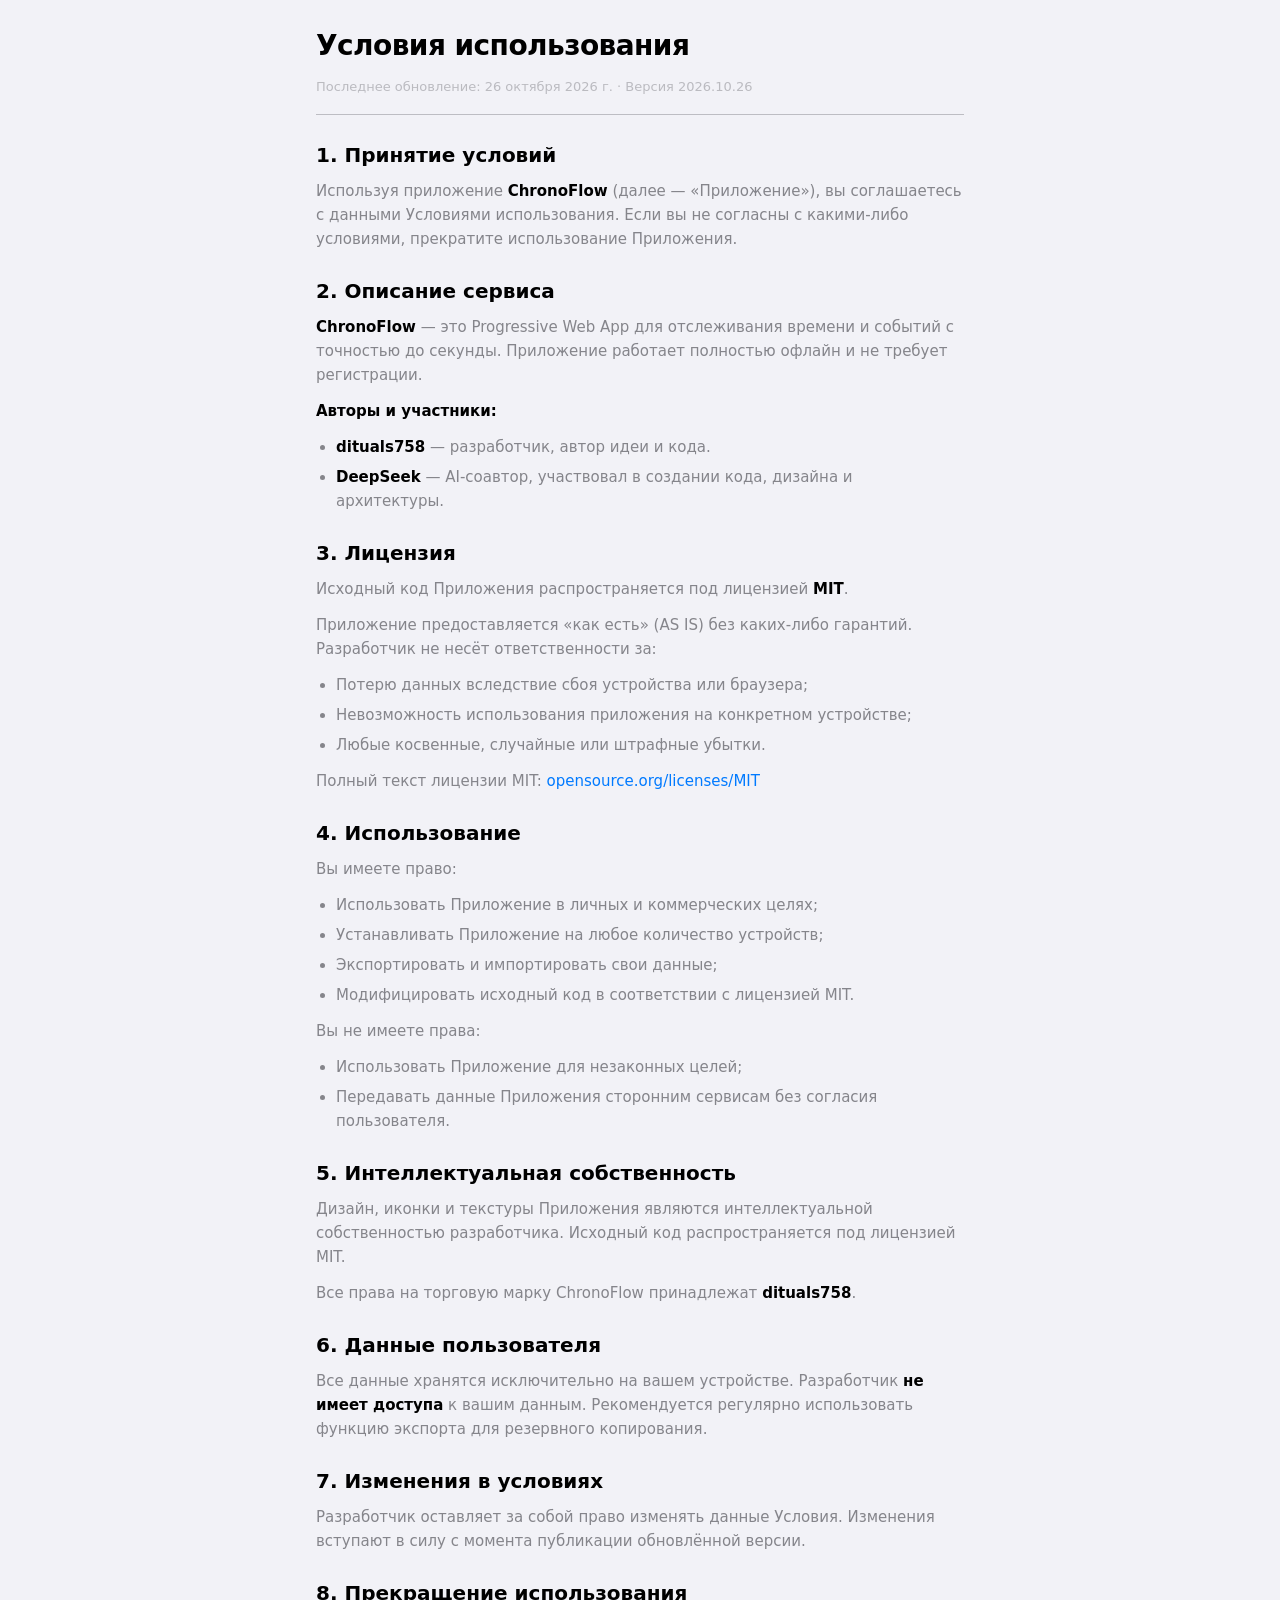
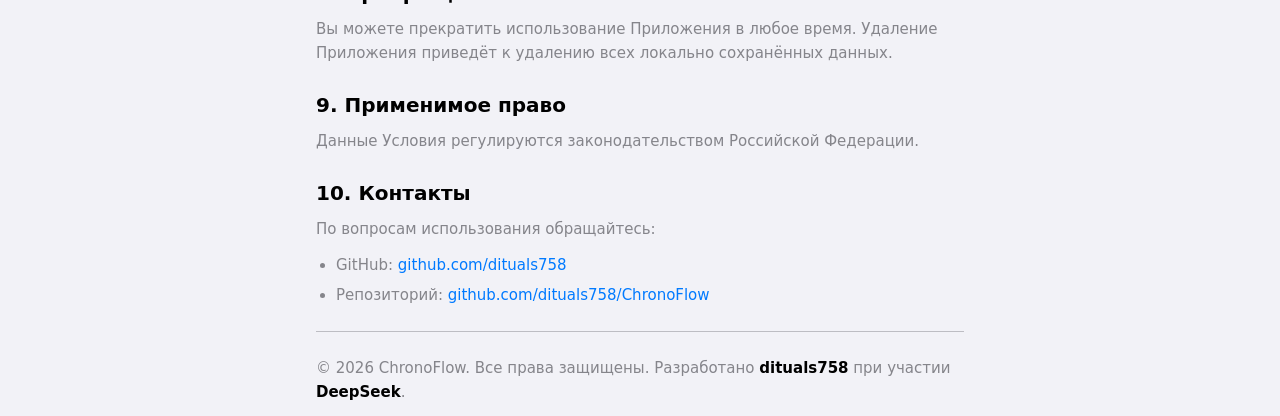
<file: terms.html>
<!DOCTYPE html>
<html lang="ru">
<head>
<meta charset="UTF-8">
<meta name="viewport" content="width=device-width,initial-scale=1.0,viewport-fit=cover">
<meta name="theme-color" content="#000000" media="(prefers-color-scheme:dark)">
<meta name="theme-color" content="#f2f2f7" media="(prefers-color-scheme:light)">
<title>Условия использования — ChronoFlow</title>
<link rel="stylesheet" href="./static.css">
<style>body{max-width:680px;margin:0 auto}</style>
</head>
<body>
<h1>Условия использования</h1>
<p class="meta">Последнее обновление: 26 октября 2026 г. · Версия 2026.10.26</p>
<h2>1. Принятие условий</h2>
<p>Используя приложение <strong>ChronoFlow</strong> (далее — «Приложение»), вы соглашаетесь с данными Условиями использования. Если вы не согласны с какими-либо условиями, прекратите использование Приложения.</p>
<h2>2. Описание сервиса</h2>
<p><strong>ChronoFlow</strong> — это Progressive Web App для отслеживания времени и событий с точностью до секунды. Приложение работает полностью офлайн и не требует регистрации.</p>
<p><strong>Авторы и участники:</strong></p>
<ul><li><strong>dituals758</strong> — разработчик, автор идеи и кода.</li><li><strong>DeepSeek</strong> — AI-соавтор, участвовал в создании кода, дизайна и архитектуры.</li></ul>
<h2>3. Лицензия</h2>
<p>Исходный код Приложения распространяется под лицензией <strong>MIT</strong>.</p>
<p>Приложение предоставляется «как есть» (AS IS) без каких-либо гарантий. Разработчик не несёт ответственности за:</p>
<ul><li>Потерю данных вследствие сбоя устройства или браузера;</li><li>Невозможность использования приложения на конкретном устройстве;</li><li>Любые косвенные, случайные или штрафные убытки.</li></ul>
<p>Полный текст лицензии MIT: <a href="https://opensource.org/licenses/MIT" target="_blank" rel="noopener noreferrer">opensource.org/licenses/MIT</a></p>
<h2>4. Использование</h2>
<p>Вы имеете право:</p>
<ul><li>Использовать Приложение в личных и коммерческих целях;</li><li>Устанавливать Приложение на любое количество устройств;</li><li>Экспортировать и импортировать свои данные;</li><li>Модифицировать исходный код в соответствии с лицензией MIT.</li></ul>
<p>Вы не имеете права:</p>
<ul><li>Использовать Приложение для незаконных целей;</li><li>Передавать данные Приложения сторонним сервисам без согласия пользователя.</li></ul>
<h2>5. Интеллектуальная собственность</h2>
<p>Дизайн, иконки и текстуры Приложения являются интеллектуальной собственностью разработчика. Исходный код распространяется под лицензией MIT.</p>
<p>Все права на торговую марку ChronoFlow принадлежат <strong>dituals758</strong>.</p>
<h2>6. Данные пользователя</h2>
<p>Все данные хранятся исключительно на вашем устройстве. Разработчик <strong>не имеет доступа</strong> к вашим данным. Рекомендуется регулярно использовать функцию экспорта для резервного копирования.</p>
<h2>7. Изменения в условиях</h2>
<p>Разработчик оставляет за собой право изменять данные Условия. Изменения вступают в силу с момента публикации обновлённой версии.</p>
<h2>8. Прекращение использования</h2>
<p>Вы можете прекратить использование Приложения в любое время. Удаление Приложения приведёт к удалению всех локально сохранённых данных.</p>
<h2>9. Применимое право</h2>
<p>Данные Условия регулируются законодательством Российской Федерации.</p>
<h2>10. Контакты</h2>
<p>По вопросам использования обращайтесь:</p>
<ul><li>GitHub: <a href="https://github.com/dituals758">github.com/dituals758</a></li><li>Репозиторий: <a href="https://github.com/dituals758/ChronoFlow">github.com/dituals758/ChronoFlow</a></li></ul>
<hr>
<p>© 2026 ChronoFlow. Все права защищены. Разработано <strong>dituals758</strong> при участии <strong>DeepSeek</strong>.</p>
</body>
</html>
</file>
<file: styles.css>
:root{--bg:#000000;--sf:#1c1c1e;--sf2:#2c2c2e;--sf3:#3a3a3c;--st:rgba(84,84,88,.65);--ab:rgba(255,255,255,.08);--t1:#ffffff;--t2:rgba(255,255,255,.6);--t3:rgba(255,255,255,.3);--bl:#0a84ff;--blb:rgba(10,132,255,.18);--blh:rgba(10,132,255,.24);--ok:#30d158;--okb:rgba(48,209,88,.18);--er:#ff453a;--erb:rgba(255,69,58,.18);--pu:#bf5af2;--gr:linear-gradient(135deg,#0a84ff,#5e5ce6);--fn:-apple-system,BlinkMacSystemFont,'SF Pro Text','SF Pro Display',system-ui,sans-serif;--fd:'SF Mono',ui-monospace,monospace;--r-sm:8px;--r-md:10px;--r-lg:14px;--r-xl:18px;--r-pill:9999px;--sp-1:4px;--sp-2:8px;--sp-3:12px;--sp-4:16px;--sp-5:24px;--sh-card:0 1px 3px rgba(0,0,0,.12),0 0 0 .5px rgba(255,255,255,.04) inset;--sh-modal:0 -4px 24px rgba(0,0,0,.25);--sh-toast:0 8px 32px rgba(0,0,0,.35),0 0 0 .5px var(--st);--ease-out:cubic-bezier(.16,1,.3,1);--ease-spring:cubic-bezier(.34,1.56,.64,1);--dur-fast:.15s;--dur-base:.3s;--dur-slow:.5s}
.lt{--bg:#f2f2f7;--sf:#ffffff;--sf2:#f2f2f7;--sf3:#e5e5ea;--st:rgba(60,60,67,.29);--ab:rgba(0,0,0,.06);--t1:#000000;--t2:rgba(0,0,0,.6);--t3:rgba(0,0,0,.3);--bl:#007aff;--blb:rgba(0,122,255,.12);--blh:rgba(0,122,255,.20);--ok:#34c759;--okb:rgba(52,199,89,.12);--er:#ff3b30;--erb:rgba(255,59,48,.12);--pu:#af52de;--gr:linear-gradient(135deg,#007aff,#5856d6)}
*,*::before,*::after{margin:0;padding:0;box-sizing:border-box}
*{-webkit-tap-highlight-color:transparent}
html{width:100%;height:100%;height:100dvh;overflow:hidden;background:var(--bg);transition:background .3s;-webkit-text-size-adjust:100%;text-size-adjust:100%;-webkit-touch-callout:none;-webkit-user-select:none;user-select:none}
body{width:100%;height:100%;height:100dvh;display:flex;flex-direction:column;overflow:hidden;background:var(--bg);color:var(--t1);font:400 17px/22px var(--fn);padding-bottom:env(safe-area-inset-bottom,0px);transition:background .3s,color .3s;overscroll-behavior-y:none;-webkit-font-smoothing:antialiased;-moz-osx-font-smoothing:grayscale;text-rendering:optimizeLegibility}
input,textarea,[contenteditable],.tc-counter-val,.tc-title,.search-input,.hex-input{-webkit-user-select:text;user-select:text;-webkit-touch-callout:default}
button,.ibtn-s,.tc-card,.badge,.category-header{touch-action:manipulation}
.hidden{display:none!important}
.sr-only{position:absolute;width:1px;height:1px;padding:0;margin:-1px;overflow:hidden;clip:rect(0,0,0,0);white-space:nowrap;border:0}
.fw{width:100%;display:flex;align-items:center;justify-content:center;gap:8px}
.skip-link{position:absolute;top:-100%;left:50%;transform:translateX(-50%);background:var(--bl);color:#fff;padding:8px 16px;border-radius:var(--r-md);z-index:10000;font:600 14px/20px var(--fn);transition:top .15s}
.skip-link:focus{top:8px}
.splash{position:fixed;inset:0;background:var(--bg);z-index:9999;display:flex;align-items:center;justify-content:center;transition:opacity .5s var(--ease-out),visibility .5s;padding:env(safe-area-inset-top) env(safe-area-inset-right) env(safe-area-inset-bottom) env(safe-area-inset-left)}
.splash.hide{opacity:0;visibility:hidden;pointer-events:none}
.splash-inner{text-align:center;width:100%;animation:fadeInUp .6s var(--ease-out)}
.splash-logo{display:flex;justify-content:center;margin-bottom:20px}
.splash-logo svg{display:block}
.accent-text,.grad-text{background:var(--gr);-webkit-background-clip:text;background-clip:text;-webkit-text-fill-color:transparent;color:transparent}
.splash-name{font:700 34px/42px var(--fn);letter-spacing:-.02em;margin-bottom:4px}
.splash-sub{font:400 14px/20px var(--fn);color:var(--t3);margin-bottom:24px}
.splash-bar{width:160px;height:3px;background:var(--sf3);border-radius:var(--r-pill);overflow:hidden;margin:0 auto}
.splash-bar-fill{width:0;height:100%;background:var(--gr);border-radius:var(--r-pill);animation:splashLoad 1.2s var(--ease-out) .5s forwards}
header{position:relative;flex-shrink:0;padding:calc(env(safe-area-inset-top,0px) + 10px) 16px 10px;padding-left:max(16px,env(safe-area-inset-left,0px));padding-right:max(16px,env(safe-area-inset-right,0px));background:rgba(28,28,30,.92);backdrop-filter:saturate(180%) blur(20px);-webkit-backdrop-filter:saturate(180%) blur(20px);border-bottom:.33px solid var(--st);z-index:100;transition:background .3s,border-color .3s;transform:translateZ(0);backface-visibility:hidden}
.lt header{background:rgba(249,249,249,.94)}
.hdr{display:flex;justify-content:space-between;align-items:center;width:100%}
.hdr-left{min-width:0}
.hdr-brand{display:grid;grid-template-columns:auto 1fr;grid-template-rows:auto auto;gap:0 10px;align-items:center;color:var(--bl)}
.hdr-brand .logo{width:22px;height:100%;grid-row:1/-1;flex-shrink:0;justify-self:center;border-radius:5px}
.hdr-brand .hdr-sub{grid-column:2;font:400 11px/14px var(--fn);color:var(--t3)}
.hdr-left h1{font:700 20px/28px var(--fn);letter-spacing:-.01em;white-space:nowrap}
.hdr-left h1.accent-text{color:transparent}
.hdr-right{display:flex;gap:8px;align-items:center;flex-shrink:0}
.hdr-clock{display:flex;align-items:baseline;gap:1px;font:500 14px/1 var(--fd);font-variant-numeric:tabular-nums;color:var(--t2);opacity:0;transform:translateY(-6px);transition:opacity .3s,transform .3s;pointer-events:none;white-space:nowrap}
.hdr-colon{color:var(--t2);animation:blink 1s step-end infinite}
.hdr-clock.show{opacity:1;transform:translateY(0);pointer-events:auto}
.hdr-date{font:400 10px/1 var(--fn);color:var(--t3);margin-left:6px}
main{flex:1;min-height:0;overflow:hidden;position:relative;display:flex;flex-direction:column}
.scroll-page{flex:1;min-height:0;overflow-y:auto;overflow-x:hidden;-webkit-overflow-scrolling:touch;overscroll-behavior:contain;padding-bottom:max(16px,env(safe-area-inset-bottom,0px));width:100%;touch-action:pan-y pinch-zoom;scroll-behavior:smooth;display:flex;flex-direction:column}
body.modal-open .scroll-page{overflow:hidden}
@media (prefers-reduced-motion:reduce){.scroll-page{scroll-behavior:auto}}
.ibtn-s{min-width:44px;min-height:44px;border-radius:var(--r-sm);border:none;cursor:pointer;background:var(--blb);color:var(--bl);display:inline-flex;align-items:center;justify-content:center;flex-shrink:0;transition:background var(--dur-fast),transform var(--dur-fast);position:relative;overflow:hidden}
.ibtn-s:active{transform:scale(.88);background:var(--blh)}
.ibtn-s:focus-visible{outline:2px solid var(--bl);outline-offset:2px}
.btn,.btn-p,.btn-s,.btn-d{min-height:50px;border:none;border-radius:var(--r-md);padding:0 20px;cursor:pointer;flex:1;transition:background var(--dur-fast),transform var(--dur-fast);display:flex;align-items:center;justify-content:center;gap:8px;font:400 17px/22px var(--fn);position:relative;overflow:hidden}
.btn-p{background:var(--gr);color:#fff;font-weight:600}
.btn-s{background:var(--sf2);color:var(--t1)}
.btn-d{background:var(--er);color:#fff;font-weight:600}
.btn-p:active,.btn-s:active,.btn-d:active{transform:scale(.97)}
.btn-s:active{background:var(--sf3)}
.btn-p:focus-visible,.btn-s:focus-visible,.btn-d:focus-visible{outline:2px solid var(--bl);outline-offset:2px}
.lt .btn-s{border:.5px solid var(--st)}
.ripple{position:absolute;border-radius:50%;background:rgba(255,255,255,.35);transform:scale(0);animation:rippleAnim .6s ease-out forwards;pointer-events:none;z-index:0}
.lt .btn-s .ripple,.lt .btn-p .ripple{background:rgba(0,0,0,.15)}
#clockSection{max-width:100%;margin:0 auto;padding:0 16px;flex-shrink:0}
.clock-wrap{display:flex;flex-direction:column;align-items:center;padding:20px 0 16px;position:relative;z-index:1;perspective:1000px}
.clock-stage{position:relative;width:clamp(260px,60vmin,380px);max-width:100%;aspect-ratio:1}
.clock-glass{position:absolute;inset:0;border-radius:50%;overflow:hidden;background:radial-gradient(circle at 30% 30%,var(--sf2),var(--sf));box-shadow:0 0 0 .5px var(--st),0 4px 16px rgba(0,0,0,.4),inset 0 1px 0 rgba(255,255,255,.08);transition:box-shadow .3s;transform:translateZ(0);backface-visibility:hidden}
.lt .clock-glass{box-shadow:0 0 0 .5px var(--st),0 4px 16px rgba(0,0,0,.08),inset 0 1px 0 rgba(255,255,255,.8)}
.clock-glass::before{content:'';position:absolute;inset:-2px;border-radius:50%;background:conic-gradient(from 0deg,transparent,rgba(10,132,255,.15),transparent,rgba(94,92,230,.15),transparent);opacity:0;transition:opacity .5s;z-index:0;pointer-events:none}
.lt .clock-glass::before{background:conic-gradient(from 0deg,transparent,rgba(0,122,255,.1),transparent,rgba(88,86,214,.1),transparent)}
.clock-glass:hover::before{opacity:1}
.clock-svg{position:absolute;top:0;left:0;width:100%;height:100%;z-index:2;color:var(--t1);filter:drop-shadow(0 0 8px rgba(10,132,255,.15))}
.lt .clock-svg{filter:drop-shadow(0 0 6px rgba(0,122,255,.1))}
.moon-wrap{position:absolute;top:-14px;right:-14px;display:flex;flex-direction:column;align-items:center;gap:2px;pointer-events:none;user-select:none;-webkit-user-select:none;z-index:5}
.moon-badge{width:42px;height:42px;display:flex;align-items:center;justify-content:center;background:var(--sf2);border-radius:50%;font-size:20px;line-height:1;box-shadow:0 4px 14px rgba(0,0,0,.35),0 0 0 .5px var(--st)}
.lt .moon-badge{box-shadow:0 4px 14px rgba(0,0,0,.12),0 0 0 .5px var(--st)}
.moon-label{font:600 9px/1 var(--fn);color:var(--t3);text-transform:uppercase;letter-spacing:.08em;white-space:nowrap}
@media (max-width:420px){.moon-badge{width:36px;height:36px;font-size:17px}.moon-wrap{top:-12px;right:-12px}.moon-label{font-size:8px}}
.ring-bg{fill:none;stroke:var(--st);stroke-width:3}
.ring-progress{stroke-dasharray:var(--dash,0 552.92);stroke-dashoffset:0;transition:stroke 1.5s ease;will-change:stroke-dasharray;filter:drop-shadow(0 0 6px rgba(10,132,255,.4))}
.lt .ring-progress{filter:drop-shadow(0 0 4px rgba(0,122,255,.25))}
.day-dots circle{animation:breathe 4s ease-in-out infinite}
.day-dots circle.active{animation:breathe 1.6s ease-in-out infinite}
.svg-text{font-family:var(--fd);dominant-baseline:auto}
.svg-day{font:600 11px/1 var(--fn);text-transform:uppercase;letter-spacing:.15em;fill:var(--t2)}
.svg-st{font:500 7px/1 var(--fn);text-transform:uppercase;letter-spacing:.1em;fill:var(--bl)}
.svg-time{font:200 38px/1 var(--fd);font-variant-numeric:tabular-nums;fill:var(--t1);filter:drop-shadow(0 0 8px rgba(255,255,255,.1))}
.lt .svg-time{filter:drop-shadow(0 0 6px rgba(0,0,0,.06))}
.svg-sec{font:300 14px/1 var(--fd);font-variant-numeric:tabular-nums;fill:var(--t3)}
.svg-date{font:500 11px/1 var(--fn);fill:var(--t3);letter-spacing:.05em}
#stars{transition:opacity 1.5s ease;pointer-events:none}
#stars circle{animation:starTwinkle 3s ease-in-out infinite}
#stars[style*="opacity: 0"] circle{animation:none!important}
#hourSegments path{stroke-linecap:round;transition:stroke 1.5s ease,opacity .4s ease,stroke-width .4s ease}
#hourSegments path.completed{stroke:var(--ok);opacity:.85}
#hourSegments path.current{stroke:var(--accent,var(--bl));opacity:1;stroke-width:5;filter:drop-shadow(0 0 6px var(--accent,var(--bl)));animation:segPulse 2s ease-in-out infinite}
#hourSegments path.future{stroke:var(--t3);opacity:.3}
#activeEventDot{fill:var(--accent-event,var(--accent,var(--ok)));transition:opacity .4s ease}
#activeEventDot.active{animation:eventPulse 1.6s ease-in-out infinite;filter:url(#activeDotGlow)}
.clock-glass.day-flip{animation:dayFlip .9s var(--ease-out)}
@media (max-width:420px){.svg-time{font-size:26px}.svg-date{font-size:9px}.svg-day{font-size:9px}}
@media (min-width:600px){.svg-time{font-size:38px}.svg-date{font-size:11px}.svg-day{font-size:11px}}
.hero-cta{text-align:center;padding:12px 16px;background:var(--sf2);border-radius:var(--r-md);margin:0 16px 16px}
.hero-cta p{font:500 15px/20px var(--fn);color:var(--t2);margin-bottom:8px}
.hero-cta .btn-p{width:auto;min-width:160px;margin-left:auto;margin-right:auto}
#timersSection{padding:16px 16px 0;max-width:100%;margin:0 auto;width:100%;flex:1;display:flex;flex-direction:column}
.search-bar{position:relative;display:flex;align-items:center;max-height:0;overflow:hidden;opacity:0;transition:max-height .25s,opacity .2s,margin .25s;margin-bottom:0;visibility:hidden}
.search-bar.open{max-height:52px;opacity:1;margin-bottom:14px;visibility:visible}
.search-input{width:100%;height:36px;padding:0 36px;border-radius:var(--r-md);border:none;background:var(--sf2);color:var(--t1);font:400 15px/20px var(--fn);transition:background var(--dur-fast)}
.search-input:focus{outline:none;background:var(--sf3)}
.search-input::placeholder{color:var(--t3)}
.search-clear{position:absolute;right:6px;width:28px;height:28px;border-radius:50%;border:none;background:var(--sf3);color:var(--t3);cursor:pointer;display:flex;align-items:center;justify-content:center}
.search-clear:focus-visible{outline:2px solid var(--bl);outline-offset:2px}
.section-hdr{display:flex;justify-content:space-between;align-items:flex-end;margin-bottom:12px;padding:0 0 8px;border-bottom:.33px solid var(--st)}
.section-hdr h2{font:700 22px/28px var(--fn);letter-spacing:-.01em}
.section-actions{display:flex;gap:8px;align-items:center}
.accent-btn{background:var(--gr)!important;color:#fff!important;font:600 13px/1 var(--fn);width:auto!important;min-width:34px;height:34px;padding:0 10px;gap:4px;display:inline-flex;align-items:center;justify-content:center;border-radius:var(--r-sm);white-space:nowrap;position:relative;overflow:hidden;transform:translateZ(0);backface-visibility:hidden}
.accent-btn::after{content:'';position:absolute;inset:0;background:linear-gradient(120deg,transparent 30%,rgba(255,255,255,.35) 50%,transparent 70%);transform:translate3d(-100%,0,0);animation:shimmer 5s ease-in-out infinite;pointer-events:none;will-change:transform}
.pull-indicator{display:flex;align-items:center;justify-content:center;height:0;overflow:hidden;transition:height .25s;color:var(--t3)}
.pull-indicator.active{height:44px}
.pull-indicator svg{width:20px;height:20px;transition:transform .25s}
.pull-indicator.refreshing svg{animation:spin .8s linear infinite}
#timerList{display:flex;flex-direction:column;gap:10px}
.skeleton-wrap{display:flex;flex-direction:column;gap:10px}
.skeleton{padding:14px 16px;background:var(--sf2);border-radius:var(--r-lg);display:flex;flex-direction:column;gap:10px}
.sk-line,.sk-block{background:var(--sf3);border-radius:6px;animation:skShimmer 1.6s ease-in-out infinite}
.sk-line{height:16px;width:60%}
.sk-line.short{width:40%;height:12px}
.sk-block{height:50px}
.footer-hint{padding:24px 16px 8px;text-align:center;font:400 12px/16px var(--fn);color:var(--t3);display:flex;flex-direction:column;gap:4px;margin-top:auto}
.footer-hint-sub{font-size:11px;color:var(--t3);opacity:.6}
.tc-card{background:var(--sf2);padding:0;position:relative;z-index:1;border-radius:var(--r-lg);border:none;overflow:hidden;transition:background var(--dur-fast),transform var(--dur-fast),box-shadow .2s;touch-action:pan-y;box-shadow:var(--sh-card);cursor:grab;contain:layout style paint;content-visibility:auto;contain-intrinsic-size:220px}
.tc-card:focus-within{outline:2px solid var(--bl);outline-offset:2px}
.lt .tc-card{box-shadow:0 1px 4px rgba(0,0,0,.06),0 0 0 .5px rgba(0,0,0,.06)}
.tc-card:active:not(.dragging){transform:scale(.97)}
.tc-card.dragging{opacity:.35;transform:scale(.98) rotate(.5deg);box-shadow:0 12px 40px rgba(0,0,0,.3);z-index:1000;will-change:transform}
.lt .tc-card.dragging{box-shadow:0 12px 40px rgba(0,0,0,.15)}
.tc-card.drag-over-top{box-shadow:inset 0 2px 0 0 var(--bl),0 1px 3px rgba(0,0,0,.12)}
.tc-card.drag-over-bottom{box-shadow:inset 0 -2px 0 0 var(--bl),0 1px 3px rgba(0,0,0,.12)}
.tc-card.removing{animation:cardOut .3s cubic-bezier(.4,0,.2,1) forwards!important}
.tc-card.touch-clone{pointer-events:none!important;box-shadow:0 12px 40px rgba(0,0,0,.35)}
.lt .tc-card.touch-clone{box-shadow:0 12px 40px rgba(0,0,0,.15)}
.tc-card.muted .tc-title{opacity:.55}
.tc-card.urgent .tc-counter-val{animation:urgentPulse 1s ease-in-out infinite}
.tc-swipe-actions{position:absolute;top:0;right:0;bottom:0;display:flex;z-index:0}
.tc-swipe-actions button{width:74px;height:100%;display:flex;flex-direction:column;align-items:center;justify-content:center;gap:4px;border:none;cursor:pointer;font:600 11px/14px var(--fn)}
.tc-swipe-edit{background:var(--bl);color:#fff}
.tc-swipe-delete{background:var(--er);color:#fff}
.tc-swipe-content{position:relative;z-index:1;display:flex;align-items:stretch;padding:14px 16px;transition:transform .45s var(--ease-spring);background:var(--sf2);border-radius:var(--r-lg);gap:10px;transform:translateZ(0);-webkit-transform:translateZ(0);backface-visibility:hidden;-webkit-backface-visibility:hidden}
.tc-swipe-content.swiping{transition:none;will-change:transform}
.tc-handle{display:flex;align-items:center;justify-content:center;width:36px;height:36px;flex-shrink:0;color:var(--t2);opacity:.4;touch-action:none;user-select:none;-webkit-user-select:none;-webkit-user-drag:element;cursor:grab;border-radius:var(--r-md);transition:background .2s,opacity .2s,transform var(--dur-fast);margin-right:-4px}
.tc-handle:active{opacity:1;transform:scale(.92);background:var(--blb);cursor:grabbing}
.tc-card.dragging .tc-handle{opacity:1;background:var(--blb)}
.tc-handle svg{width:16px;height:16px}
.tc-body{flex:1;min-width:0;display:flex;flex-direction:column;gap:4px}
.tc-row-top{display:flex;align-items:flex-start;gap:8px}
.tc-title{font:400 17px/22px var(--fn);flex:1;min-width:0;overflow:hidden;text-overflow:ellipsis;display:-webkit-box;-webkit-line-clamp:2;-webkit-box-orient:vertical;line-clamp:2}
.tc-badges{display:flex;align-items:center;gap:6px;flex-wrap:wrap}
.tc-type.elapsed{background:var(--okb);color:var(--ok)}
.tc-type.countdown{background:var(--blb);color:var(--bl)}
.tc-counter{font-family:var(--fd);text-align:center;padding:12px 14px;border-radius:var(--r-md);background:rgba(0,0,0,.15);margin-top:4px;overflow:hidden}
.lt .tc-counter{background:rgba(0,0,0,.04);box-shadow:inset 0 1px 0 rgba(255,255,255,.6)}
.tc-counter-val{font-size:clamp(0.95rem,4.5vmin,1.8rem);font-weight:300;font-variant-numeric:tabular-nums;line-height:1.25;word-break:break-word;text-shadow:0 0 20px currentColor}
.lt .tc-counter-val{text-shadow:none}
.tc-date{font:400 13px/18px var(--fn);color:var(--t3);display:flex;align-items:center;gap:4px}
.tc-date svg{flex-shrink:0;opacity:.35}
.tc-actions{display:flex;gap:2px;flex-shrink:0}
.tc-actions .ibtn-s{background:transparent;color:var(--t3);width:30px;height:30px;min-width:30px;min-height:30px;overflow:visible}
.tc-actions .ibtn-s svg{transition:transform .35s var(--ease-spring),opacity .25s}
.tc-actions .ibtn-s.dl:active{background:var(--erb);color:var(--er)}
.tc-actions .ibtn-s.ed:active,.tc-actions .ibtn-s.dup:active,.tc-actions .ibtn-s.mute:active{background:var(--blb);color:var(--bl)}
.tc-actions .ibtn-s.mute.active{color:var(--er);background:var(--erb)}
.tc-actions .ibtn-s.mute.active svg{transform:rotate(-15deg) scale(1.15)}
.badge{display:inline-flex;align-items:center;padding:2px 8px;border-radius:var(--r-pill);font:600 11px/14px var(--fn);text-transform:uppercase;letter-spacing:.02em}
.cat-tag.work{background:var(--blb);color:var(--bl)}
.cat-tag.health{background:var(--okb);color:var(--ok)}
.cat-tag.personal{background:rgba(191,90,242,.18);color:var(--pu)}
.cat-tag.study{background:rgba(255,149,0,.18);color:#ff9500}
.cat-tag.travel{background:rgba(90,178,224,.18);color:#5ac8fa}
.recurring-badge{background:rgba(191,90,242,.18);color:var(--pu)}
.dnd-badge{background:var(--erb);color:var(--er);text-transform:none;letter-spacing:0}
.category-group{margin-bottom:12px}
.category-header{display:flex;justify-content:space-between;align-items:center;padding:10px 12px;background:var(--sf2);border-radius:var(--r-md);cursor:pointer;user-select:none;-webkit-user-select:none;transition:background var(--dur-fast);margin-bottom:8px}
.category-header:active{background:var(--sf3)}
.category-header .cat-name{font:600 15px/20px var(--fn);color:var(--t1);flex:1}
.category-header .cat-count{font:400 13px/18px var(--fn);color:var(--t3);margin-right:8px}
.category-header .cat-toggle{font-size:12px;color:var(--t3);transition:transform .25s}
.category-header .cat-toggle.open{transform:rotate(90deg)}
.category-body{display:grid;grid-template-rows:0fr;transition:grid-template-rows .3s cubic-bezier(.25,.1,.25,1)}
.category-body.open{grid-template-rows:1fr}
.category-inner{overflow:hidden;display:flex;flex-direction:column;gap:10px;min-height:0}
.empty{text-align:center;padding:48px 20px;display:flex;flex-direction:column;align-items:center}
.empty-anim{position:relative;width:80px;height:80px;margin-bottom:20px}
.empty-circle{position:absolute;inset:0;border:2px solid var(--st);border-radius:50%;animation:emptyPulse 3s ease-in-out infinite}
.empty-circle::before{content:'';position:absolute;inset:8px;border:1.5px solid var(--bl);border-radius:50%;opacity:.3;animation:emptyPulse 3s ease-in-out infinite .5s}
.empty-icon{position:absolute;inset:0;display:flex;align-items:center;justify-content:center;color:var(--bl)}
.empty-icon svg{width:40px;height:40px;display:block}
.empty h3{font:700 22px/28px var(--fn);margin-bottom:8px}
.empty p{font:400 15px/22px var(--fn);color:var(--t2);margin-bottom:20px;max-width:300px}
.toast{position:fixed;top:calc(env(safe-area-inset-top,0px) + 16px);left:16px;right:16px;z-index:2100;max-width:480px;margin:0 auto;padding:12px 16px;border-radius:var(--r-xl);background:var(--sf);color:var(--t1);box-shadow:var(--sh-toast);backdrop-filter:blur(20px);-webkit-backdrop-filter:blur(20px);font:500 15px/20px var(--fn);display:flex;align-items:center;gap:12px;opacity:0;transform:translateY(-20px) scale(.95);transition:opacity .4s var(--ease-out),transform .4s var(--ease-out);pointer-events:none;border:.33px solid var(--st)}
.toast.show{opacity:1;transform:translateY(0) scale(1);pointer-events:auto}
.toast .toast-icon{flex-shrink:0;width:24px;height:24px;display:flex;align-items:center;justify-content:center;color:var(--t2)}
.toast .toast-icon svg{width:100%;height:100%;stroke:currentColor;fill:none}
.toast .toast-msg{flex:1;min-width:0}
.toast .toast-close{flex-shrink:0;background:var(--ab);border:none;border-radius:50%;width:28px;height:28px;color:var(--t2);cursor:pointer;display:flex;align-items:center;justify-content:center;font-size:16px;line-height:1}
.toast-action{flex-shrink:0;background:var(--bl);color:#fff;border:none;border-radius:var(--r-md);padding:8px 16px;font:600 13px/16px var(--fn);cursor:pointer;min-height:32px}
.toast-action:active{transform:scale(.96)}
.toast-success .toast-icon{color:var(--ok)}
.toast-error .toast-icon{color:var(--er)}
.toast-info .toast-icon{color:var(--bl)}
.lt .toast{background:rgba(255,255,255,.92);box-shadow:0 8px 32px rgba(0,0,0,.12),0 0 0 .5px var(--st)}
.undo-toast{z-index:2000;display:flex;align-items:center;gap:12px}
.undo-btn{background:var(--bl);color:#fff;border:none;border-radius:var(--r-md);padding:8px 16px;font:600 13px/16px var(--fn);cursor:pointer;min-height:32px;flex-shrink:0}
.offline-dot{display:none;width:8px;height:8px;border-radius:50%;background:var(--er);flex-shrink:0}
.offline-dot.show{display:inline-block}
.modal{position:fixed;inset:0;z-index:1000;display:flex;align-items:flex-end;justify-content:center;opacity:0;visibility:hidden;transition:opacity .3s var(--ease-out),visibility .3s;background:transparent}
.modal.show{opacity:1;visibility:visible}
.modal-backdrop{position:absolute;inset:0;background:rgba(0,0,0,.5);-webkit-backdrop-filter:saturate(180%) blur(20px);backdrop-filter:saturate(180%) blur(20px);transform:translateZ(0);-webkit-transform:translateZ(0);isolation:isolate}
.mc{position:relative;width:100%;max-width:500px;background:var(--sf);border-radius:var(--r-xl) var(--r-xl) 0 0;box-shadow:var(--sh-modal);transform:translateY(100%) translateZ(0);-webkit-transform:translateY(100%) translateZ(0);transition:transform .4s var(--ease-out);max-height:calc(100vh - env(safe-area-inset-top,0px));max-height:calc(100dvh - env(safe-area-inset-top,0px));display:flex;flex-direction:column;overflow:hidden;backface-visibility:hidden;-webkit-backface-visibility:hidden;will-change:transform;isolation:isolate;padding-bottom:env(safe-area-inset-bottom,0px)}
.lt .mc{box-shadow:0 -4px 24px rgba(0,0,0,.10)}
.modal.show .mc{transform:translateY(0) translateZ(0);-webkit-transform:translateY(0) translateZ(0)}
.mc.swiping{transition:none!important}
.mc-handle{display:flex;justify-content:center;padding:8px 0 2px;cursor:grab;flex-shrink:0;background:var(--sf);border-radius:var(--r-xl) var(--r-xl) 0 0;position:relative;z-index:2}
.mc-handle::after{content:'';width:36px;height:5px;border-radius:3px;background:var(--sf3)}
.mc-scroll{flex:1;min-height:0;overflow-y:auto;overflow-x:hidden;-webkit-overflow-scrolling:touch;overscroll-behavior:contain;padding-bottom:16px}
.mh{display:flex;justify-content:space-between;align-items:center;padding:12px 16px 10px;border-bottom:.33px solid var(--st);position:sticky;top:0;background:var(--sf);z-index:10}
.mh h2{font:700 17px/22px var(--fn)}
.mc-scroll form,.mc-scroll>.fg,.mc-scroll>.fa{padding:0 16px 16px}
.fg+.fg{margin-top:16px}
.fg label{display:block;font:400 13px/18px var(--fn);color:var(--t2);margin-bottom:6px}
.fg input,.fg select{width:100%;height:44px;padding:0 16px;border-radius:var(--r-md);border:none;background:var(--sf2);color:var(--t1);font:400 17px/22px var(--fn);-webkit-appearance:none;appearance:none;transition:background var(--dur-fast)}
.fg input:focus,.fg select:focus{outline:none;background:var(--sf3)}
.fg input::placeholder{color:var(--t3)}
.fg input.error{box-shadow:0 0 0 2px var(--er);animation:shake .3s}
.cc{font:400 13px/18px var(--fn);color:var(--t3);margin-top:4px;display:block}
.fa{display:flex;gap:12px;padding-top:16px}
.select-wrap{position:relative;display:flex;align-items:center}
.select-wrap select{width:100%;height:44px;padding:0 36px 0 16px;border-radius:var(--r-md);border:none;background:var(--sf2);color:var(--t1);font:400 17px/22px var(--fn);-webkit-appearance:none;appearance:none;cursor:pointer}
.select-wrap::after{content:'';position:absolute;right:12px;top:50%;transform:translateY(-50%);width:0;height:0;border-left:5px solid transparent;border-right:5px solid transparent;border-top:5px solid var(--t3);pointer-events:none}
.select-sm{flex-shrink:0}
.select-sm select{height:36px;padding-right:30px;width:auto;min-width:110px}
.date-input-wrap{position:relative;display:flex;align-items:center}
.date-input-wrap input[type="datetime-local"]{padding:0 90px 0 16px;min-height:44px}
.date-input-wrap input::-webkit-calendar-picker-indicator{opacity:0;position:absolute;right:0;top:0;width:44px;height:100%;cursor:pointer}
.date-picker-btn{position:absolute;top:50%;transform:translateY(-50%);width:36px;height:36px;border:none;background:var(--blb);color:var(--bl);border-radius:var(--r-md);display:flex;align-items:center;justify-content:center;cursor:pointer;z-index:2}
.date-picker-btn.reset-time-btn{right:46px}
.date-picker-btn:not(.reset-time-btn){right:6px}
.date-picker-btn:active{transform:translateY(-50%) scale(.9)}
.quick-date-btns{display:flex;gap:8px;flex-wrap:wrap;margin-top:6px}
.quick-date-btns .btn-s{flex:1;min-height:36px;padding:0 12px;font-size:14px;border-radius:var(--r-sm)}
.lt .quick-date-btns .btn-s{border:.5px solid var(--st)}
.color-pick{display:flex;gap:10px;flex-wrap:wrap}
.cp{width:44px;height:44px;border-radius:50%;border:none;background:var(--c);cursor:pointer;transition:transform var(--dur-fast)}
.cp:active{transform:scale(.9)}
.cp.active{box-shadow:0 0 0 3px var(--sf),0 0 0 5px var(--c)}
.custom-color-row{display:flex;align-items:center;gap:10px;margin-top:12px;padding:8px 0}
.custom-color-label{display:flex;align-items:center;gap:8px;cursor:pointer;font:400 15px/20px var(--fn);color:var(--t2)}
.custom-color-label-text{white-space:nowrap}
.custom-color-row input[type="color"]{width:44px;height:44px;border:none;border-radius:50%;padding:0;cursor:pointer;background:transparent;-webkit-appearance:none;appearance:none;flex-shrink:0}
.custom-color-row input[type="color"]::-webkit-color-swatch-wrapper{padding:0}
.custom-color-row input[type="color"]::-webkit-color-swatch{border:none;border-radius:50%}
.custom-color-row input[type="color"]::-moz-color-swatch{border:none;border-radius:50%}
.cp-custom-preview{display:inline-block;width:44px;height:44px;border-radius:50%;background:var(--c,var(--sf2));border:2px dashed var(--sf3);transition:border-color var(--dur-fast),background var(--dur-fast)}
.cp-custom-preview.active{border-style:solid;border-color:var(--c)}
.hex-input{width:110px;height:44px;padding:0 12px;border-radius:var(--r-md);border:none;background:var(--sf2);color:var(--t1);font:400 15px/20px var(--fd);text-transform:uppercase;letter-spacing:.05em}
.hex-input:focus{outline:none;background:var(--sf3)}
@media (max-width:380px){.hex-input{width:90px;font-size:14px}}
.sg{padding:16px;border-bottom:.33px solid var(--st);display:flex;flex-direction:column;gap:10px}
.sg:last-child{border-bottom:none}
.sg h3{font:400 13px/18px var(--fn);color:var(--t2)}
.sr{display:flex;justify-content:space-between;align-items:center;padding:12px 0;min-height:44px}
.sr-switch{cursor:pointer;user-select:none;-webkit-user-select:none}
.sr-switch:active{opacity:.6}
.sr span{font:400 17px/22px var(--fn)}
.sw{position:relative;display:inline-block;width:51px;height:31px}
.sw input{opacity:0;width:0;height:0;position:absolute}
.sl{position:absolute;inset:0;background:var(--sf3);transition:background .25s cubic-bezier(.25,.1,.25,1);border-radius:var(--r-pill);cursor:pointer}
.sl:before{content:"";position:absolute;width:27px;height:27px;left:2px;bottom:2px;background:#fff;transition:transform .25s cubic-bezier(.25,.1,.25,1);border-radius:50%;box-shadow:0 1px 3px rgba(0,0,0,.15)}
input:checked+.sl{background:var(--ok)}
input:checked+.sl:before{transform:translateX(20px)}
input:focus-visible+.sl{outline:2px solid var(--bl);outline-offset:2px}
.ai{font:400 13px/18px var(--fn);color:var(--t3)}
.about{display:flex;flex-direction:column;align-items:center;padding:24px 16px;background:var(--sf);border-radius:var(--r-lg);margin-bottom:16px}
.about-logo{margin-bottom:8px}
.about-logo .logo{width:48px;height:48px;border-radius:var(--r-md)}
.about-name{font:700 28px/34px var(--fn)}
.about-ver{font:400 13px/18px var(--fn);color:var(--t3);margin-top:2px}
.about-tag{font:400 15px/20px var(--fn);color:var(--bl);margin-top:4px}
.about-features{list-style:none;padding:0;margin:8px 0 0;font:400 13px/20px var(--fn);color:var(--t2);width:100%}
.about-features li{padding:4px 0 4px 16px;position:relative}
.about-features li::before{content:'';position:absolute;left:0;top:10px;width:6px;height:6px;border-radius:50%;background:var(--bl);opacity:.5}
.about-links{display:flex;flex-direction:column;margin:12px 0 0;border-top:.33px solid var(--st);width:100%}
.about-link{display:flex;align-items:center;padding:12px 0;text-decoration:none;color:var(--t1);font:400 17px/22px var(--fn);border-bottom:.33px solid var(--st);cursor:pointer;width:100%;box-sizing:border-box;min-height:48px}
.about-link:last-child{border-bottom:none}
.about-link .link-icon{flex:0 0 28px;width:28px;height:28px;margin-right:12px;color:var(--bl);display:flex;align-items:center;justify-content:center;line-height:0}
.about-link .link-icon svg,.about-link .link-icon img{width:22px;height:22px;max-width:22px;max-height:22px;object-fit:contain;display:block;flex-shrink:0}
.about-link .link-icon img.logo{border-radius:6px}
.about-link .link-label{flex:1 1 auto;min-width:0;overflow:hidden;text-overflow:ellipsis;white-space:nowrap}
.about-link .link-chevron{flex:0 0 18px;width:18px;height:18px;color:var(--t3);margin-left:8px;display:flex;align-items:center;justify-content:center;line-height:0}
.about-link .link-chevron svg{width:18px;height:18px;display:block;flex-shrink:0}
.about-link:active{opacity:.5}
.about-credits{margin-top:0;padding-top:10px;border-top:.33px solid var(--st);width:100%}
.about-credits strong{color:var(--t2)}
.about-credits-license{margin-top:4px}
.about-credits-copy{margin-top:4px;font-size:12px;color:var(--t3)}
.changelog{background:var(--sf2);border-radius:var(--r-md);padding:14px 16px;margin-top:8px}
.changelog h4{font:600 15px/20px var(--fn);color:var(--t1);margin-bottom:6px}
.changelog ul{list-style:none;padding:0;margin:0}
.changelog li{font:400 13px/18px var(--fn);color:var(--t2);padding:2px 0 2px 20px;position:relative}
.changelog li::before{content:'•';position:absolute;left:2px;color:var(--bl);font-weight:700}
.changelog .date{font:400 11px/14px var(--fn);color:var(--t3);display:block;margin-top:4px}
.confirm-modal{position:fixed;inset:0;z-index:1100;display:flex;align-items:center;justify-content:center;opacity:0;visibility:hidden;transition:all .3s var(--ease-out);padding:env(safe-area-inset-top) env(safe-area-inset-right) env(safe-area-inset-bottom) env(safe-area-inset-left)}
.confirm-modal.show{opacity:1;visibility:visible}
.confirm-backdrop{position:absolute;inset:0;background:rgba(0,0,0,.5);backdrop-filter:blur(24px);-webkit-backdrop-filter:blur(24px)}
.confirm-box{position:relative;background:var(--sf);border-radius:var(--r-lg);padding:24px 0 0;max-width:270px;width:calc(100% - 32px);transform:scale(.85);transition:transform .35s var(--ease-out);text-align:center;overflow:hidden;box-shadow:0 16px 48px rgba(0,0,0,.4)}
.lt .confirm-box{box-shadow:0 16px 48px rgba(0,0,0,.12)}
.confirm-modal.show .confirm-box{transform:scale(1)}
.confirm-box h3{font:600 17px/22px var(--fn);margin-bottom:2px;padding:0 20px}
.confirm-box p{font:400 13px/18px var(--fn);color:var(--t2);margin-bottom:16px;padding:0 20px}
.confirm-actions{display:flex;flex-direction:column}
.confirm-actions .btn-s{border-radius:0;min-height:44px;border-top:.33px solid var(--st);flex:none}
.confirm-actions .btn-s:last-child{border-radius:0 0 var(--r-lg) var(--r-lg)}
.btn-danger{color:var(--er)!important;font-weight:600}
.tpl-grid{display:grid;grid-template-columns:repeat(3,1fr);gap:8px}
.tpl-btn{padding:10px 8px;border-radius:var(--r-md);border:none;background:var(--sf2);color:var(--t2);font:500 13px/18px var(--fn);cursor:pointer}
.tpl-btn:active{background:var(--sf3)}
.drag-tip{position:fixed;bottom:calc(80px + env(safe-area-inset-bottom,0px));left:16px;right:16px;z-index:3000;background:var(--sf);color:var(--t1);padding:14px 20px;border-radius:var(--r-xl);box-shadow:0 8px 32px rgba(0,0,0,.4);border:.33px solid var(--st);backdrop-filter:blur(20px);-webkit-backdrop-filter:blur(20px);font:500 15px/20px var(--fn);display:flex;align-items:center;gap:12px;opacity:0;transform:translateY(20px) scale(.95);transition:opacity .4s var(--ease-out),transform .4s var(--ease-out);pointer-events:none}
.drag-tip.show{opacity:1;transform:translateY(0) scale(1);pointer-events:auto}
.drag-tip .tip-icon{flex-shrink:0;color:var(--bl);font-size:24px}
.drag-tip .tip-close{background:var(--blb);color:var(--bl);border:none;border-radius:50%;width:32px;height:32px;font-size:18px;cursor:pointer;display:flex;align-items:center;justify-content:center;flex-shrink:0}
body.dragging-active,body.dragging-active *{user-select:none!important;-webkit-user-select:none!important;cursor:grabbing!important}
.celebrate{position:fixed;inset:0;pointer-events:none;z-index:2500;overflow:hidden}
.celebrate span{position:absolute;top:50%;left:50%;width:8px;height:8px;border-radius:50%;animation:burst 1.2s var(--ease-out) forwards}
::-webkit-scrollbar{width:0}
*{scrollbar-width:none}
@keyframes splashLoad{to{width:100%}}
@keyframes blink{50%{opacity:.3}}
@keyframes cardOut{to{opacity:0;transform:translateX(-100%) scale(.9)}}
@keyframes emptyPulse{0%,100%{transform:scale(1);opacity:.25}50%{transform:scale(1.08);opacity:.5}}
@keyframes shake{0%,100%{transform:translateX(0)}20%,60%{transform:translateX(-4px)}40%,80%{transform:translateX(4px)}}
@keyframes spin{to{transform:rotate(360deg)}}
@keyframes fadeInUp{from{opacity:0;transform:translateY(16px)}to{opacity:1;transform:translateY(0)}}
@keyframes rippleAnim{to{transform:scale(1);opacity:0}}
@keyframes urgentPulse{50%{text-shadow:0 0 30px currentColor,0 0 60px currentColor}}
@keyframes shimmer{0%,70%,100%{transform:translate3d(-100%,0,0)}85%{transform:translate3d(100%,0,0)}}
@keyframes skShimmer{50%{opacity:.4}}
@keyframes breathe{0%,100%{opacity:.15}50%{opacity:.5}}
@keyframes segPulse{0%,100%{opacity:1}50%{opacity:.45}}
@keyframes eventPulse{0%,100%{opacity:1}50%{opacity:.35}}
@keyframes dayFlip{0%{transform:rotateY(0deg)}50%{transform:rotateY(90deg)}100%{transform:rotateY(0deg)}}
@keyframes starTwinkle{0%,100%{opacity:.15}50%{opacity:.7}}
@keyframes burst{to{transform:translate(var(--dx),var(--dy)) scale(0);opacity:0}}
.tc-card.no-anim{animation:none!important}
.tc-card:not(.no-anim){animation:fadeInUp .35s var(--ease-out) backwards}
@media (max-width:380px){.clock-stage{width:clamp(220px,60vmin,280px)}}
@media (orientation:landscape) and (max-height:500px){.clock-wrap{padding:8px 0}.clock-stage{width:clamp(160px,40vmin,220px)}header{padding:calc(env(safe-area-inset-top,4px) + 4px) 12px 4px}}
@media (min-width:768px){
html{overflow-y:auto;overflow-x:hidden;height:auto;min-height:100%}
body{position:relative;inset:auto;overflow-y:auto;overflow-x:hidden;height:auto;min-height:100vh;min-height:100dvh;display:block;overscroll-behavior-y:auto;padding-bottom:0}
main{overflow:visible;flex:none;min-height:0;display:block}
.scroll-page{height:auto;overflow:visible;max-width:680px;margin:0 auto;padding:0 24px 32px;display:block;flex:none;min-height:0}
#clockSection{padding:0;flex-shrink:0}
#timersSection{padding:0;display:block;flex:none}
#timerList{display:flex;flex-direction:column}
.footer-hint{margin-top:16px}
.clock-stage{width:clamp(280px,50vmin,360px);height:clamp(280px,50vmin,360px);max-width:none;margin:0 auto;flex-shrink:0;aspect-ratio:auto}
.clock-wrap{display:flex;flex-direction:column;align-items:center;width:100%}
.mc{max-width:480px;padding-bottom:0}
::-webkit-scrollbar{width:6px}
*{scrollbar-width:thin;scrollbar-color:var(--sf3) transparent}
::-webkit-scrollbar-track{background:transparent}
::-webkit-scrollbar-thumb{background:var(--sf3);border-radius:3px}
::-webkit-scrollbar-thumb:hover{background:var(--bl)}
}
@media (min-width:768px) and (max-width:899px){
.clock-wrap{position:sticky;top:0;z-index:2;background:var(--bg);padding:12px 0 16px}
.clock-stage{width:clamp(220px,44vmin,260px);height:clamp(220px,44vmin,260px)}
.moon-wrap{top:-10px;right:-10px}
.moon-badge{width:36px;height:36px;font-size:17px}
}
@media (min-width:900px){
.scroll-page{max-width:1100px;display:grid;grid-template-columns:minmax(300px,360px) 1fr;gap:28px;padding:24px 32px 64px;align-items:start;height:auto;overflow:visible}
#clockSection{padding:0;position:sticky;top:80px;align-self:start;min-height:0}
#timersSection{padding:0;min-width:0;display:flex;flex-direction:column}
.clock-wrap{padding:0;width:100%;display:flex;flex-direction:column;align-items:center}
.clock-stage{width:clamp(260px,26vw,340px);height:clamp(260px,26vw,340px);max-width:none;margin:0 auto;flex-shrink:0;flex-grow:0;aspect-ratio:auto}
.hero-cta{margin:0}
}
@media (min-width:1200px) and (max-width:1399px){.clock-stage{width:clamp(300px,24vw,340px);height:clamp(300px,24vw,340px)}}
@media (min-width:1400px){.clock-stage{width:340px;height:340px}}
@media (hover:none) and (pointer:coarse){body{touch-action:manipulation}}
@media (min-width:1024px){
.scroll-page{max-width:1200px;padding:24px 40px 64px}
.tc-card:hover{background:rgba(255,255,255,.06)}
.lt .tc-card:hover{background:rgba(0,0,0,.02)}
.tc-card:hover .tc-actions .ibtn-s{background:var(--ab)}
.tpl-btn:hover{background:var(--sf3)}
}
@media (hover:hover){.tc-actions .ibtn-s{width:38px;height:38px;min-width:38px;min-height:38px}}
@media (hover:none) and (pointer:coarse){.tc-actions .ibtn-s{width:34px;height:34px;min-width:34px;min-height:34px}}
@media (prefers-reduced-motion:reduce){
*,*::before,*::after{animation-duration:.01ms!important;transition-duration:.01ms!important}
.clock-glass.day-flip{animation:none}
#activeEventDot.active{animation:none}
#hourSegments path.current{animation:none}
.splash-logo svg animate{display:none}
.splash-bar-fill{animation:none;width:100%}
#stars circle{animation:none}
.day-dots circle{animation:none}
.tc-card.urgent .tc-counter-val{animation:none}
.accent-btn::after{animation:none}
.scroll-page{scroll-behavior:auto}
}
@media (prefers-reduced-transparency:reduce){.modal-backdrop,.toast,header,.drag-tip,.confirm-backdrop{backdrop-filter:none;-webkit-backdrop-filter:none}}
@media (prefers-contrast:more){
.tc-card,.btn-s,.search-input,.fg input,.fg select{border:1px solid var(--t3)}
.section-hdr,.mh,.sg,.about-link{border-color:var(--t2)}
}
body.no-anim *,body.no-anim *::before,body.no-anim *::after{animation-duration:.01ms!important;transition-duration:.01ms!important}
body.no-anim *{will-change:auto!important}
@media (forced-colors:active){.btn-p,.btn-d{border:1px solid ButtonText}.sw{border:1px solid ButtonText}}
@media (display-mode:standalone){.scroll-page{padding-bottom:max(16px,env(safe-area-inset-bottom))}}
.hidden{display:none!important}
</file>
<file: clock.css>
.clock-stage{position:relative}
.clock-bg{position:absolute;inset:-20px;z-index:0;border-radius:50%;overflow:hidden;pointer-events:none;-webkit-mask-image:radial-gradient(circle,#000 60%,transparent 95%);mask-image:radial-gradient(circle,#000 60%,transparent 95%)}
.clock-bg-svg{position:absolute;inset:0;width:100%;height:100%;display:block}
.cf-crosshair{animation:cfCrosshairPulse 4s ease-in-out infinite}
@keyframes cfCrosshairPulse{0%,100%{opacity:.6}50%{opacity:1}}
.clock-corner{position:absolute;display:flex;flex-direction:column;gap:2px;font-family:var(--fd,'SF Mono',ui-monospace,monospace);font-size:9px;line-height:1;letter-spacing:.08em;color:rgba(10,132,255,.5);text-transform:uppercase;pointer-events:none;user-select:none;-webkit-user-select:none}
.clock-corner-label{font-size:7px;opacity:.6;font-weight:600}
.clock-corner-value{font-size:10px;color:var(--bl,#0a84ff);font-weight:500}
.clock-corner-tl{top:18px;left:22px}
.clock-corner-tr{top:18px;right:22px;text-align:right;align-items:flex-end}
.clock-corner-bl{bottom:18px;left:22px}
.clock-corner-br{bottom:18px;right:22px;text-align:right;align-items:flex-end}
.clock-status-online{color:var(--ok,#30d158);animation:cfStatusPulse 2s ease-in-out infinite}
.clock-status-offline{color:var(--er,#ff453a);animation:none}
@keyframes cfStatusPulse{0%,100%{opacity:1}50%{opacity:.5}}
.clock-day-progress{position:absolute;left:22px;right:22px;bottom:8px;height:1px;background:rgba(10,132,255,.1);overflow:hidden;border-radius:1px}
.clock-day-progress-fill{height:100%;background:linear-gradient(90deg,#0a84ff,#bf5af2);width:0%;transition:width 1s linear;box-shadow:0 0 8px #0a84ff}
.lt .clock-bg{-webkit-mask-image:radial-gradient(circle,#000 55%,transparent 90%);mask-image:radial-gradient(circle,#000 55%,transparent 90%)}
.lt .clock-corner{color:rgba(0,122,255,.4)}
.lt .clock-corner-value{color:#007aff}
.lt .clock-day-progress{background:rgba(0,122,255,.1)}
.lt .clock-day-progress-fill{background:linear-gradient(90deg,#007aff,#af52de);box-shadow:0 0 6px rgba(0,122,255,.6)}
.moon-wrap{cursor:pointer;pointer-events:auto}
.moon-hero{text-align:center;padding:8px 0 16px}
.moon-hero-icon{font-size:64px;line-height:1}
.moon-hero-name{font:700 22px/28px var(--fn);margin-top:8px}
.moon-date{font:400 14px/20px var(--fn);color:var(--t2)}
@media (max-width:420px){.clock-corner{font-size:7px}.clock-corner-label{font-size:6px}.clock-corner-value{font-size:8px}.clock-corner-tl{top:14px;left:18px}.clock-corner-tr{top:14px;right:18px}.clock-corner-bl{bottom:14px;left:18px}.clock-corner-br{bottom:14px;right:18px}.clock-day-progress{left:18px;right:18px;bottom:6px}}
@media (min-width:1024px){.clock-corner{font-size:10px}.clock-corner-label{font-size:8px}.clock-corner-value{font-size:11px}}
@media (prefers-reduced-motion:reduce){.clock-status-online{animation:none}.cf-crosshair{animation:none}.clock-day-progress-fill{transition:none}}
@media (prefers-reduced-transparency:reduce){.clock-bg{opacity:1}}
</file>
<file: static.css>
:root{--bg:#000;--surface:#1c1c1e;--text:#fff;--text2:rgba(235,235,245,.6);--text3:rgba(235,235,245,.3);--blue:#0a84ff;--sep:rgba(84,84,88,.65);--font:-apple-system,BlinkMacSystemFont,'SF Pro Display',system-ui,sans-serif}
@media (prefers-color-scheme:light){:root{--bg:#f2f2f7;--surface:#fff;--text:#000;--text2:rgba(60,60,67,.6);--text3:rgba(60,60,67,.3);--blue:#007aff;--sep:rgba(60,60,67,.29)}}
*{margin:0;padding:0;box-sizing:border-box}
html{background:var(--bg);-webkit-text-size-adjust:100%;text-size-adjust:100%;-webkit-touch-callout:none}
body{background:var(--bg);color:var(--text);font:400 17px/1.6 var(--font);padding:env(safe-area-inset-top) 16px env(safe-area-inset-bottom);min-height:100vh;min-height:100dvh;-webkit-font-smoothing:antialiased;-moz-osx-font-smoothing:grayscale;text-rendering:optimizeLegibility}
h1{font-size:28px;font-weight:700;letter-spacing:-.02em;margin:24px 0 8px}
h2{font-size:20px;font-weight:600;margin:24px 0 8px}
h3{font-size:17px;font-weight:600;margin:16px 0 8px}
p{font-size:15px;color:var(--text2);margin-bottom:12px}
ul{padding-left:20px;margin-bottom:12px}
li{font-size:15px;color:var(--text2);margin-bottom:6px}
a{color:var(--blue);text-decoration:none}
a:hover{text-decoration:underline}
strong{color:var(--text)}
hr{border:none;border-top:.5px solid var(--sep);margin:24px 0}
.meta{font-size:13px;color:var(--text3);margin-bottom:24px;border-bottom:.5px solid var(--sep);padding-bottom:16px}
.btn{display:inline-block;background:var(--blue);color:#fff;padding:12px 28px;border-radius:12px;text-decoration:none;font-weight:600;font-size:17px;transition:background .15s,transform .15s}
.btn:active{transform:scale(.96);background:#0071e0}
</file>
